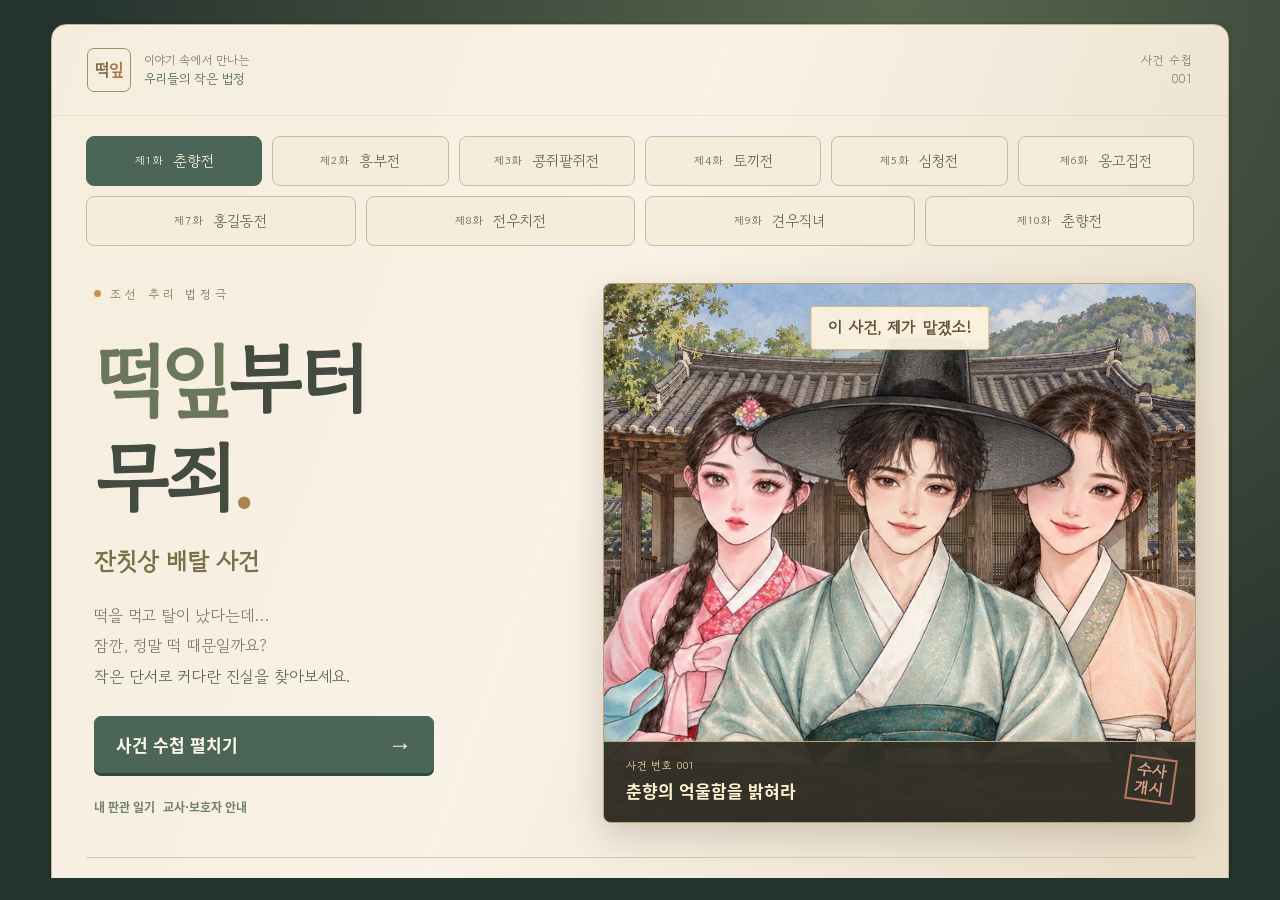
<file: index.html>
<!doctype html>
<html lang="ko">
<head>
  <meta charset="utf-8">
  <meta name="viewport" content="width=device-width,initial-scale=1,viewport-fit=cover">
  <meta name="theme-color" content="#34483f">
  <meta name="description" content="춘향전과 음식이 상하는 까닭을 엮은 어린이 법정 추리 게임. 증거를 모으고, 증언의 모순을 찾아 춘향의 누명을 풀어 주세요.">
  <title>떡잎부터 무죄 · 제1화 잔칫상 배탈 사건</title>
  <link rel="stylesheet" href="assets/game.css?v=20261112-protected">
  <link rel="stylesheet" href="assets/stages.css?v=20261112-protected">
  <script src="assets/series.js?v=20261112-protected" defer></script>
  <script src="episodes/ep01.js?v=20261112-protected" defer></script>
  <script src="assets/engine.js?v=20261112-protected" defer></script>
</head>
<body>
  <div id="app">
    <header class="top" id="top"></header>
    <main id="view" aria-live="polite"></main>
  </div>
  <div id="modal" hidden><section class="sheet" id="sheet" role="dialog" aria-modal="true" tabindex="-1"></section></div>
  <div id="fx" aria-hidden="true"></div>
  <p id="save-status" role="status" hidden></p>
  <noscript>이 게임을 실행하려면 브라우저의 자바스크립트를 켜 주세요.</noscript>
</body>
</html>
</file>
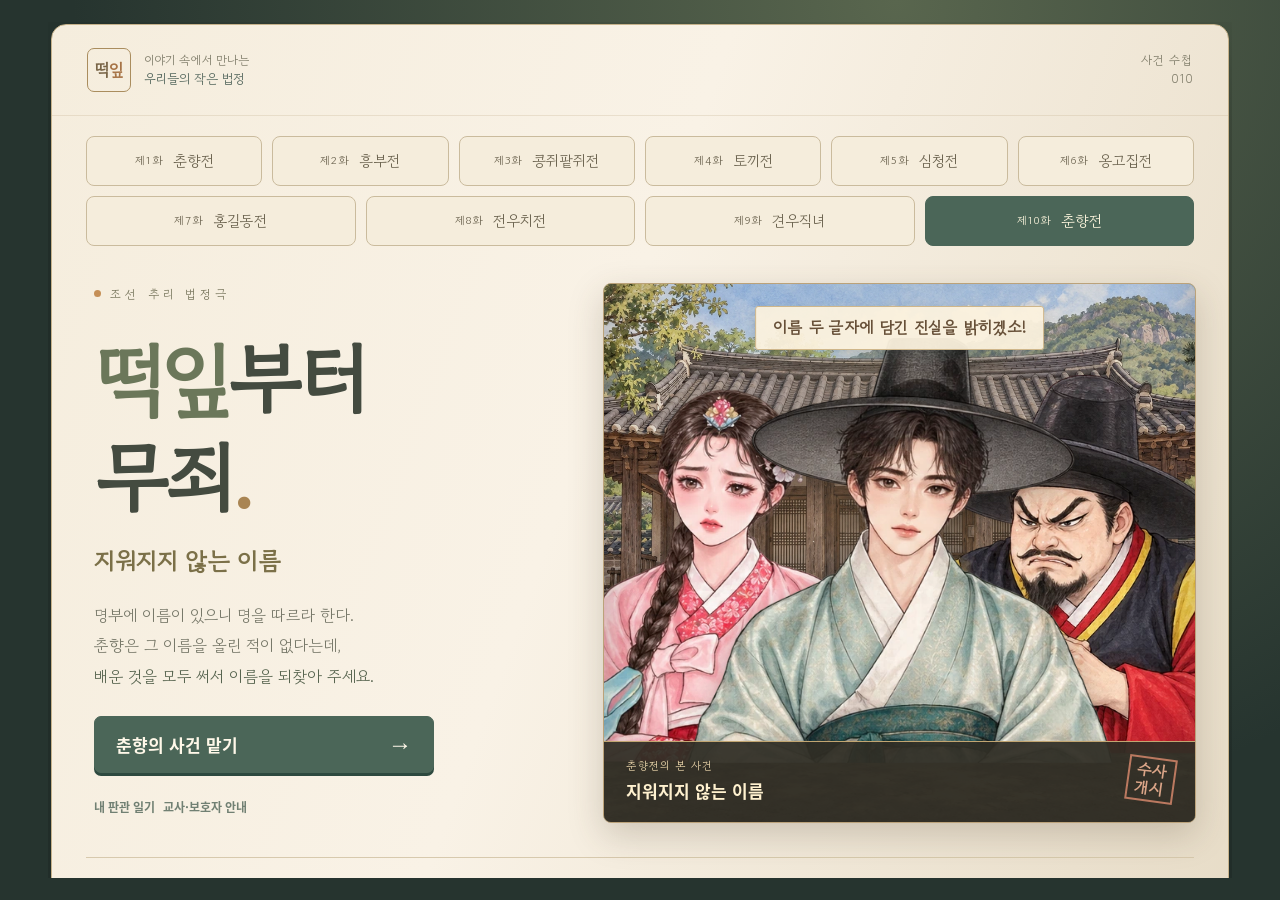
<file: episode10.html>
<!doctype html>
<html lang="ko">
<head>
  <meta charset="utf-8">
  <meta name="viewport" content="width=device-width,initial-scale=1,viewport-fit=cover">
  <meta name="theme-color" content="#34483f">
  <meta name="description" content="춘향전의 본 사건을 다루는 어린이 법정 추리 게임의 마지막 화. 번짐 실험과 길 셈으로 춘향의 이름을 되찾아 주세요.">
  <title>떡잎부터 무죄 · 제10화 지워지지 않는 이름</title>
  <link rel="stylesheet" href="assets/game.css?v=20261112-protected">
  <link rel="stylesheet" href="assets/stages.css?v=20261112-protected">
  <script src="assets/series.js?v=20261112-protected" defer></script>
  <script src="episodes/ep10.js?v=20261112-protected" defer></script>
  <script src="assets/engine.js?v=20261112-protected" defer></script>
</head>
<body>
  <div id="app">
    <header class="top" id="top"></header>
    <main id="view" aria-live="polite"></main>
  </div>
  <div id="modal" hidden><section class="sheet" id="sheet" role="dialog" aria-modal="true" tabindex="-1"></section></div>
  <div id="fx" aria-hidden="true"></div>
  <p id="save-status" role="status" hidden></p>
  <noscript>이 게임을 실행하려면 브라우저의 자바스크립트를 켜 주세요.</noscript>
</body>
</html>
</file>
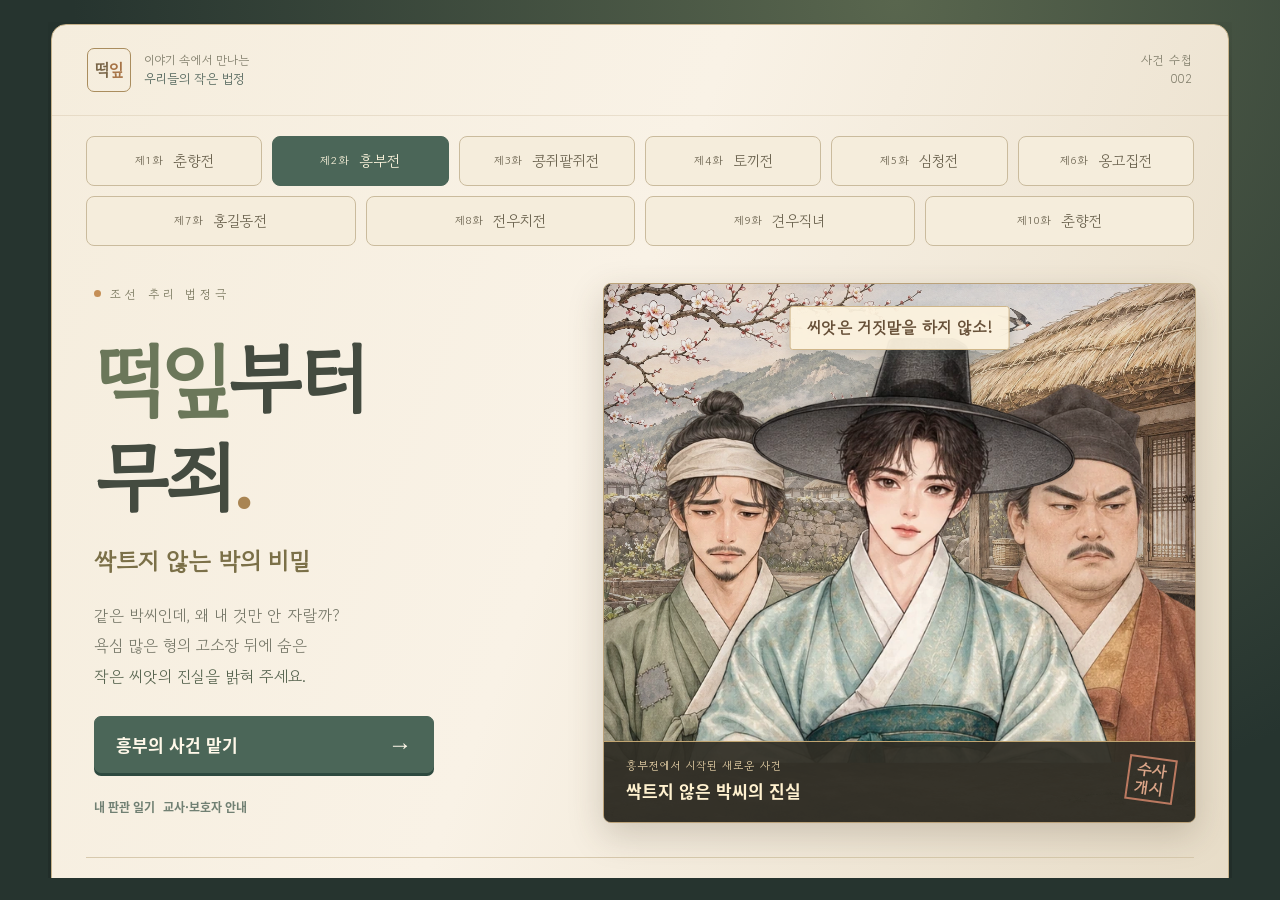
<file: episode2.html>
<!doctype html>
<html lang="ko">
<head>
  <meta charset="utf-8">
  <meta name="viewport" content="width=device-width,initial-scale=1,viewport-fit=cover">
  <meta name="theme-color" content="#34483f">
  <meta name="description" content="흥부전과 씨앗의 싹트는 조건을 엮은 어린이 법정 추리 게임. 증거를 모으고, 실험을 비교하고, 흥부의 누명을 풀어 주세요.">
  <title>떡잎부터 무죄 · 제2화 싹트지 않는 박의 비밀</title>
  <link rel="stylesheet" href="assets/game.css?v=20261112-protected">
  <link rel="stylesheet" href="assets/stages.css?v=20261112-protected">
  <script src="assets/series.js?v=20261112-protected" defer></script>
  <script src="episodes/ep02.js?v=20261112-protected" defer></script>
  <script src="assets/engine.js?v=20261112-protected" defer></script>
</head>
<body>
  <div id="app">
    <header class="top" id="top"></header>
    <main id="view" aria-live="polite"></main>
  </div>
  <div id="modal" hidden><section class="sheet" id="sheet" role="dialog" aria-modal="true" tabindex="-1"></section></div>
  <div id="fx" aria-hidden="true"></div>
  <p id="save-status" role="status" hidden></p>
  <noscript>이 게임을 실행하려면 브라우저의 자바스크립트를 켜 주세요.</noscript>
</body>
</html>
</file>
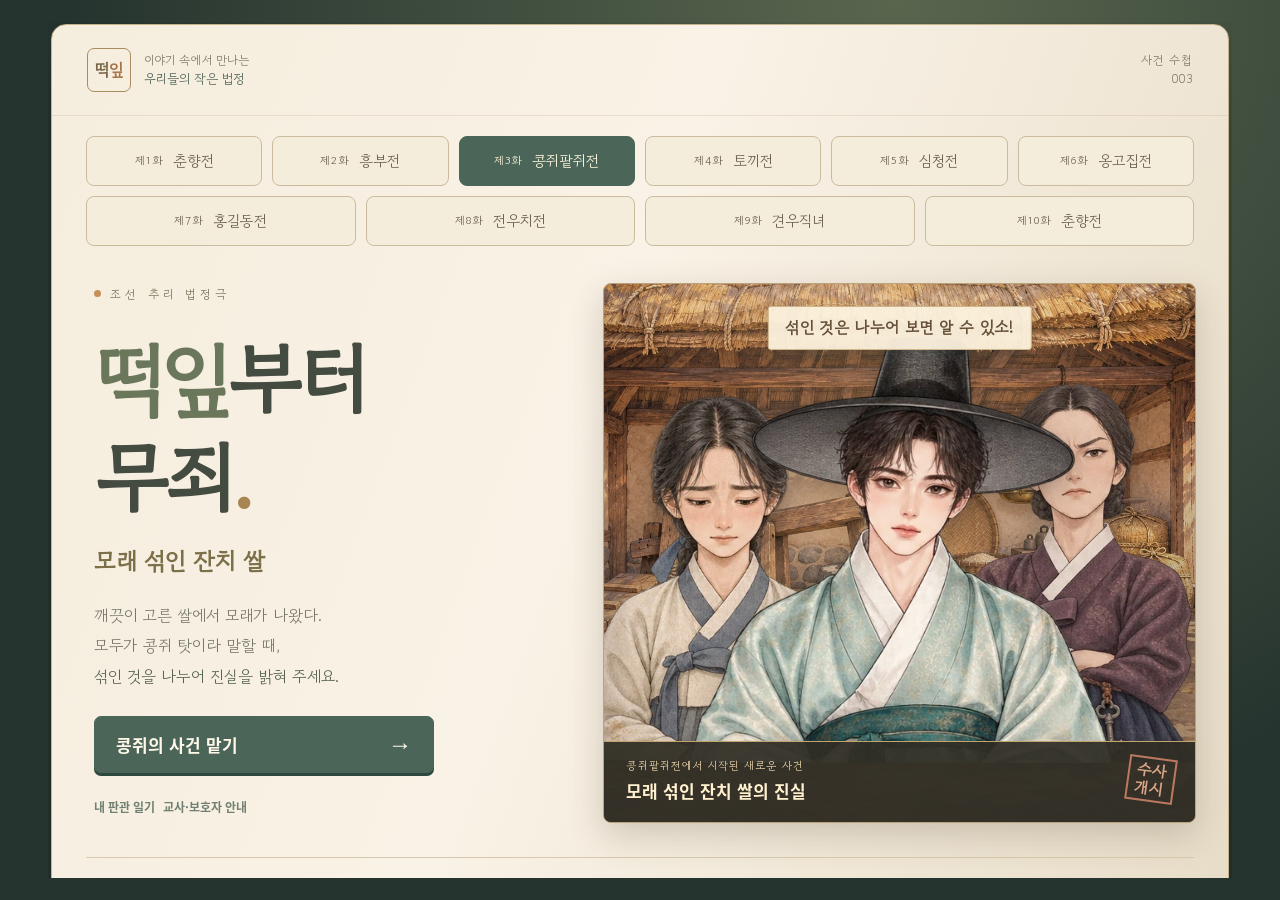
<file: episode3.html>
<!doctype html>
<html lang="ko">
<head>
  <meta charset="utf-8">
  <meta name="viewport" content="width=device-width,initial-scale=1,viewport-fit=cover">
  <meta name="theme-color" content="#34483f">
  <meta name="description" content="콩쥐팥쥐전과 혼합물의 분리를 엮은 어린이 법정 추리 게임. 섞인 것을 나누고, 무게를 견주어 콩쥐의 누명을 풀어 주세요.">
  <title>떡잎부터 무죄 · 제3화 모래 섞인 잔치 쌀</title>
  <link rel="stylesheet" href="assets/game.css?v=20261112-protected">
  <link rel="stylesheet" href="assets/stages.css?v=20261112-protected">
  <script src="assets/series.js?v=20261112-protected" defer></script>
  <script src="episodes/ep03.js?v=20261112-protected" defer></script>
  <script src="assets/engine.js?v=20261112-protected" defer></script>
</head>
<body>
  <div id="app">
    <header class="top" id="top"></header>
    <main id="view" aria-live="polite"></main>
  </div>
  <div id="modal" hidden><section class="sheet" id="sheet" role="dialog" aria-modal="true" tabindex="-1"></section></div>
  <div id="fx" aria-hidden="true"></div>
  <p id="save-status" role="status" hidden></p>
  <noscript>이 게임을 실행하려면 브라우저의 자바스크립트를 켜 주세요.</noscript>
</body>
</html>
</file>
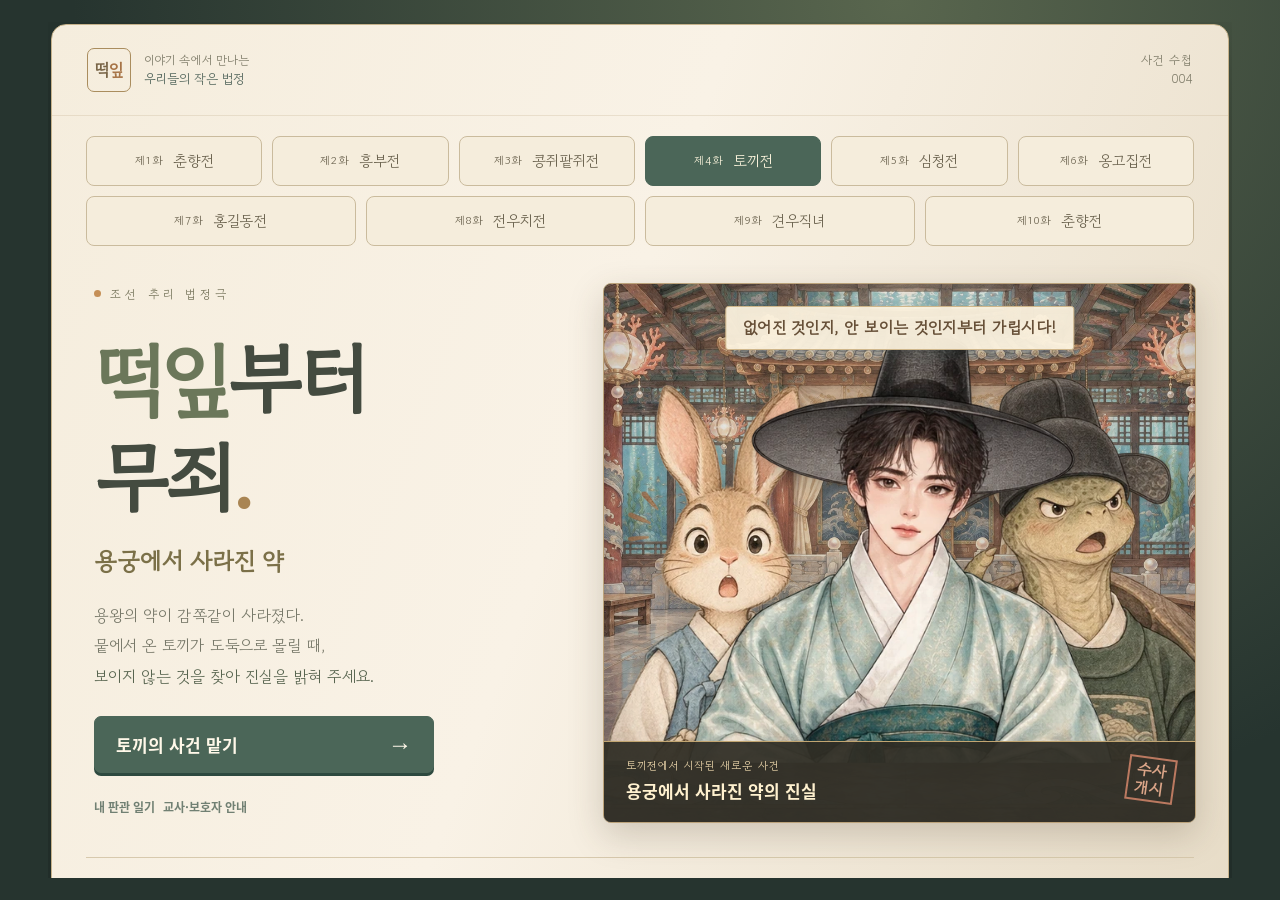
<file: episode4.html>
<!doctype html>
<html lang="ko">
<head>
  <meta charset="utf-8">
  <meta name="viewport" content="width=device-width,initial-scale=1,viewport-fit=cover">
  <meta name="theme-color" content="#34483f">
  <meta name="description" content="토끼전과 용해와 용액을 엮은 어린이 법정 추리 게임. 무게를 달고 진하기를 견주어 토끼의 누명을 풀어 주세요.">
  <title>떡잎부터 무죄 · 제4화 용궁에서 사라진 약</title>
  <link rel="stylesheet" href="assets/game.css?v=20261112-protected">
  <link rel="stylesheet" href="assets/stages.css?v=20261112-protected">
  <script src="assets/series.js?v=20261112-protected" defer></script>
  <script src="episodes/ep04.js?v=20261112-protected" defer></script>
  <script src="assets/engine.js?v=20261112-protected" defer></script>
</head>
<body>
  <div id="app">
    <header class="top" id="top"></header>
    <main id="view" aria-live="polite"></main>
  </div>
  <div id="modal" hidden><section class="sheet" id="sheet" role="dialog" aria-modal="true" tabindex="-1"></section></div>
  <div id="fx" aria-hidden="true"></div>
  <p id="save-status" role="status" hidden></p>
  <noscript>이 게임을 실행하려면 브라우저의 자바스크립트를 켜 주세요.</noscript>
</body>
</html>
</file>
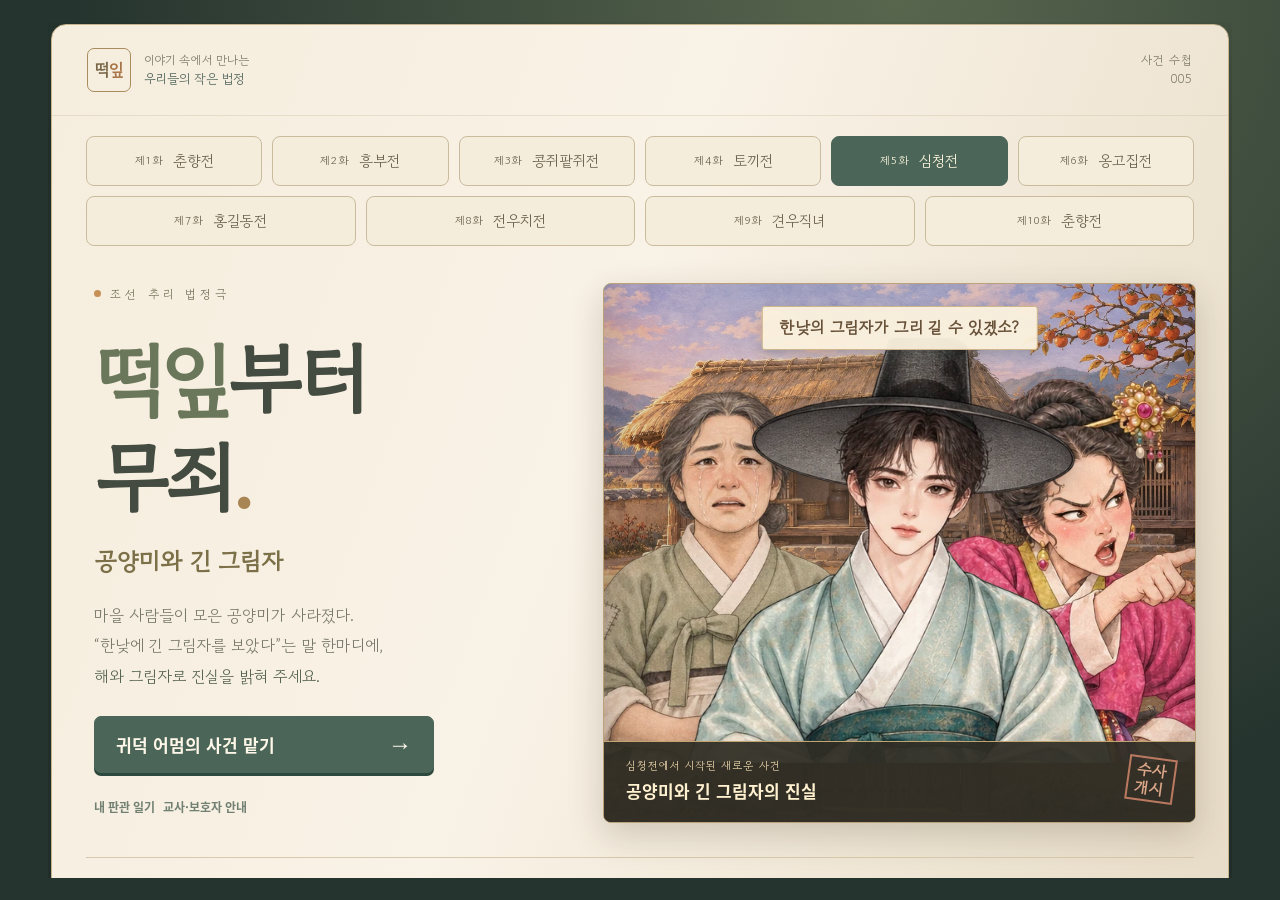
<file: episode5.html>
<!doctype html>
<html lang="ko">
<head>
  <meta charset="utf-8">
  <meta name="viewport" content="width=device-width,initial-scale=1,viewport-fit=cover">
  <meta name="theme-color" content="#34483f">
  <meta name="description" content="심청전과 그림자를 엮은 어린이 법정 추리 게임. 해와 그림자를 살펴 귀덕 어멈의 누명을 풀어 주세요.">
  <title>떡잎부터 무죄 · 제5화 공양미와 긴 그림자</title>
  <link rel="stylesheet" href="assets/game.css?v=20261112-protected">
  <link rel="stylesheet" href="assets/stages.css?v=20261112-protected">
  <script src="assets/series.js?v=20261112-protected" defer></script>
  <script src="episodes/ep05.js?v=20261112-protected" defer></script>
  <script src="assets/engine.js?v=20261112-protected" defer></script>
</head>
<body>
  <div id="app">
    <header class="top" id="top"></header>
    <main id="view" aria-live="polite"></main>
  </div>
  <div id="modal" hidden><section class="sheet" id="sheet" role="dialog" aria-modal="true" tabindex="-1"></section></div>
  <div id="fx" aria-hidden="true"></div>
  <p id="save-status" role="status" hidden></p>
  <noscript>이 게임을 실행하려면 브라우저의 자바스크립트를 켜 주세요.</noscript>
</body>
</html>
</file>
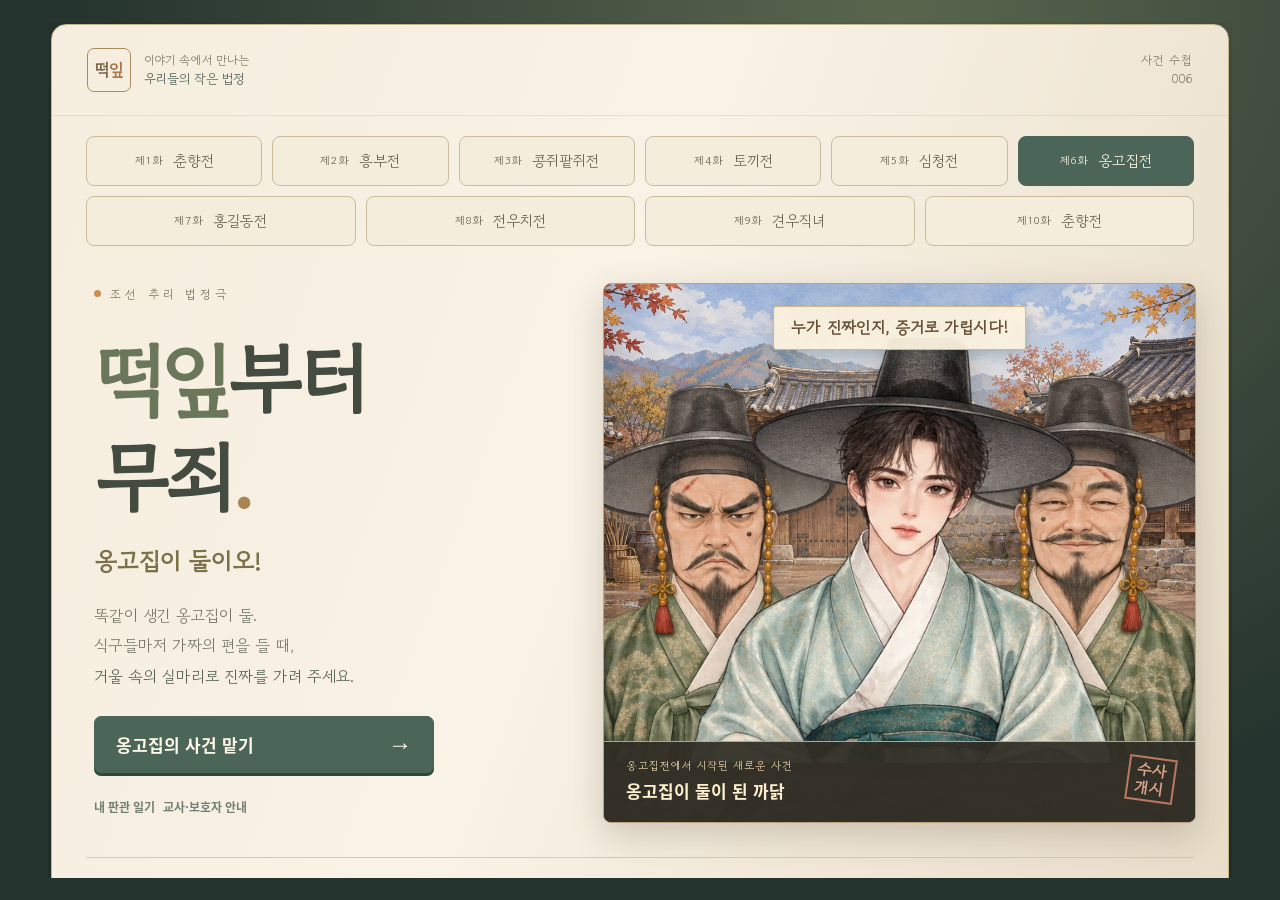
<file: episode6.html>
<!doctype html>
<html lang="ko">
<head>
  <meta charset="utf-8">
  <meta name="viewport" content="width=device-width,initial-scale=1,viewport-fit=cover">
  <meta name="theme-color" content="#34483f">
  <meta name="description" content="옹고집전과 거울을 엮은 어린이 법정 추리 게임. 거울 속의 실마리로 진짜 옹고집을 가려 주세요.">
  <title>떡잎부터 무죄 · 제6화 옹고집이 둘이오!</title>
  <link rel="stylesheet" href="assets/game.css?v=20261112-protected">
  <link rel="stylesheet" href="assets/stages.css?v=20261112-protected">
  <script src="assets/series.js?v=20261112-protected" defer></script>
  <script src="episodes/ep06.js?v=20261112-protected" defer></script>
  <script src="assets/engine.js?v=20261112-protected" defer></script>
</head>
<body>
  <div id="app">
    <header class="top" id="top"></header>
    <main id="view" aria-live="polite"></main>
  </div>
  <div id="modal" hidden><section class="sheet" id="sheet" role="dialog" aria-modal="true" tabindex="-1"></section></div>
  <div id="fx" aria-hidden="true"></div>
  <p id="save-status" role="status" hidden></p>
  <noscript>이 게임을 실행하려면 브라우저의 자바스크립트를 켜 주세요.</noscript>
</body>
</html>
</file>
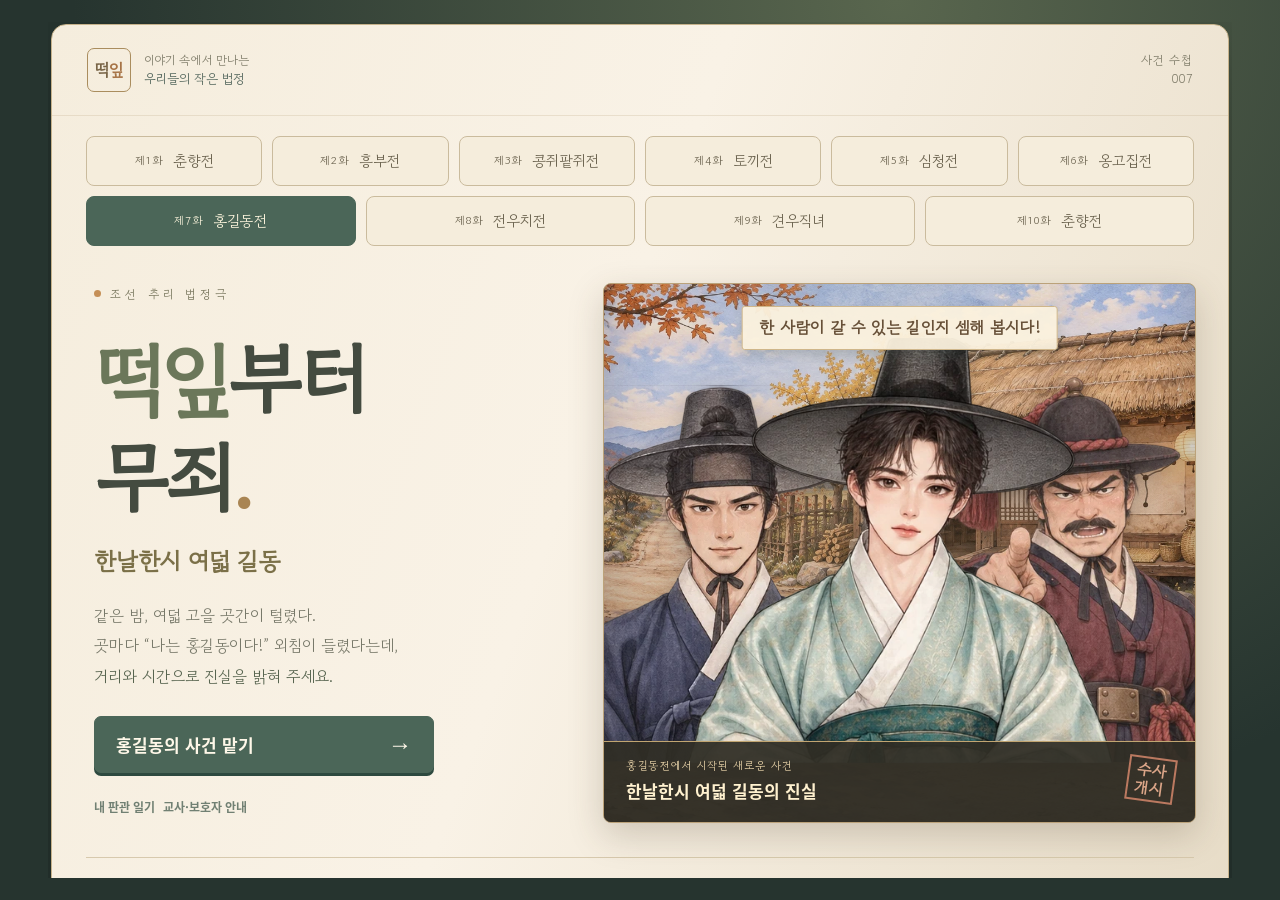
<file: episode7.html>
<!doctype html>
<html lang="ko">
<head>
  <meta charset="utf-8">
  <meta name="viewport" content="width=device-width,initial-scale=1,viewport-fit=cover">
  <meta name="theme-color" content="#34483f">
  <meta name="description" content="홍길동전과 속력을 엮은 어린이 법정 추리 게임. 거리와 시간을 셈해 홍길동의 누명을 풀어 주세요.">
  <title>떡잎부터 무죄 · 제7화 한날한시 여덟 길동</title>
  <link rel="stylesheet" href="assets/game.css?v=20261112-protected">
  <link rel="stylesheet" href="assets/stages.css?v=20261112-protected">
  <script src="assets/series.js?v=20261112-protected" defer></script>
  <script src="episodes/ep07.js?v=20261112-protected" defer></script>
  <script src="assets/engine.js?v=20261112-protected" defer></script>
</head>
<body>
  <div id="app">
    <header class="top" id="top"></header>
    <main id="view" aria-live="polite"></main>
  </div>
  <div id="modal" hidden><section class="sheet" id="sheet" role="dialog" aria-modal="true" tabindex="-1"></section></div>
  <div id="fx" aria-hidden="true"></div>
  <p id="save-status" role="status" hidden></p>
  <noscript>이 게임을 실행하려면 브라우저의 자바스크립트를 켜 주세요.</noscript>
</body>
</html>
</file>
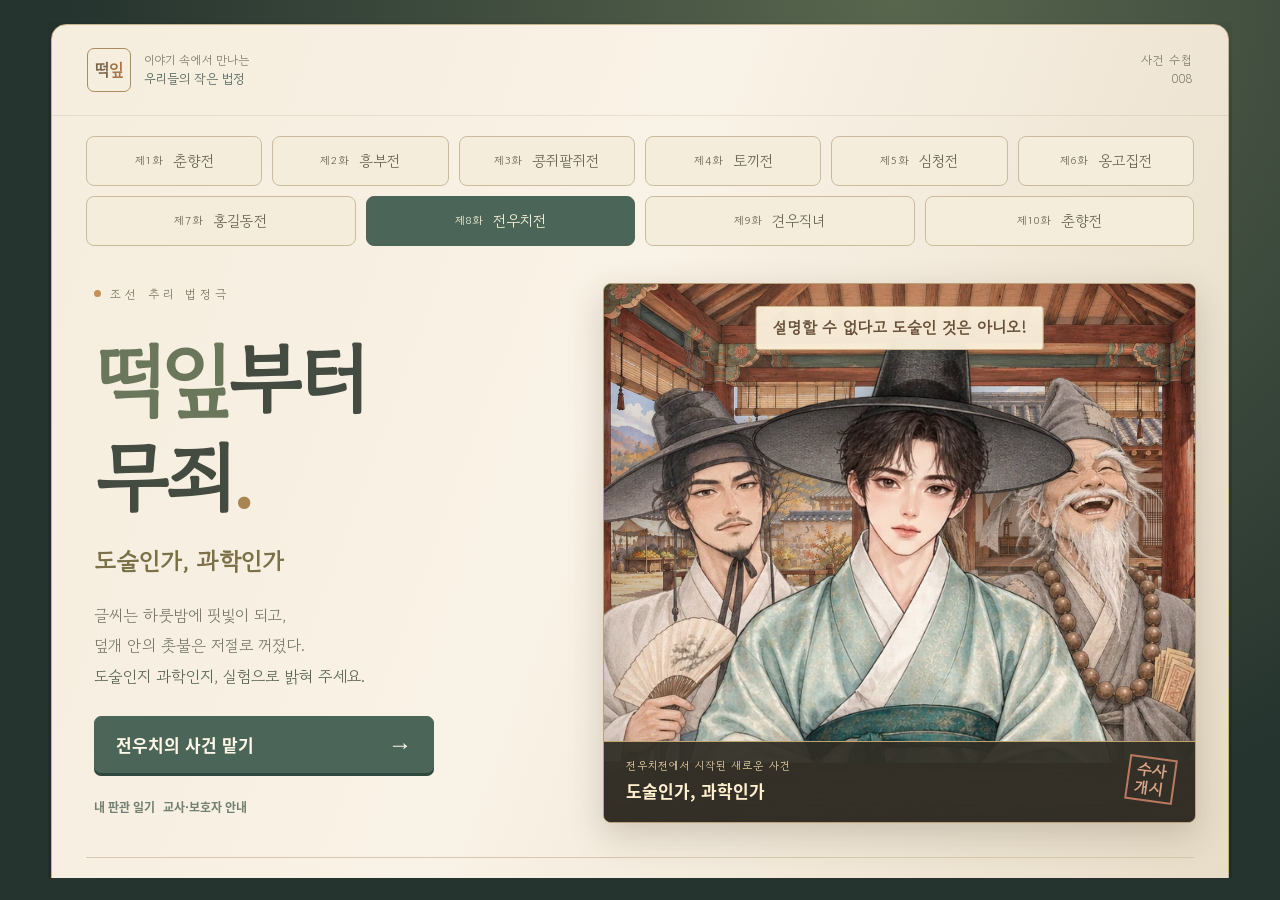
<file: episode8.html>
<!doctype html>
<html lang="ko">
<head>
  <meta charset="utf-8">
  <meta name="viewport" content="width=device-width,initial-scale=1,viewport-fit=cover">
  <meta name="theme-color" content="#34483f">
  <meta name="description" content="전우치전과 연소, 지시약을 엮은 어린이 법정 추리 게임. 도술처럼 보이는 일의 까닭을 실험으로 밝혀 주세요.">
  <title>떡잎부터 무죄 · 제8화 도술인가, 과학인가</title>
  <link rel="stylesheet" href="assets/game.css?v=20261112-protected">
  <link rel="stylesheet" href="assets/stages.css?v=20261112-protected">
  <script src="assets/series.js?v=20261112-protected" defer></script>
  <script src="episodes/ep08.js?v=20261112-protected" defer></script>
  <script src="assets/engine.js?v=20261112-protected" defer></script>
</head>
<body>
  <div id="app">
    <header class="top" id="top"></header>
    <main id="view" aria-live="polite"></main>
  </div>
  <div id="modal" hidden><section class="sheet" id="sheet" role="dialog" aria-modal="true" tabindex="-1"></section></div>
  <div id="fx" aria-hidden="true"></div>
  <p id="save-status" role="status" hidden></p>
  <noscript>이 게임을 실행하려면 브라우저의 자바스크립트를 켜 주세요.</noscript>
</body>
</html>
</file>
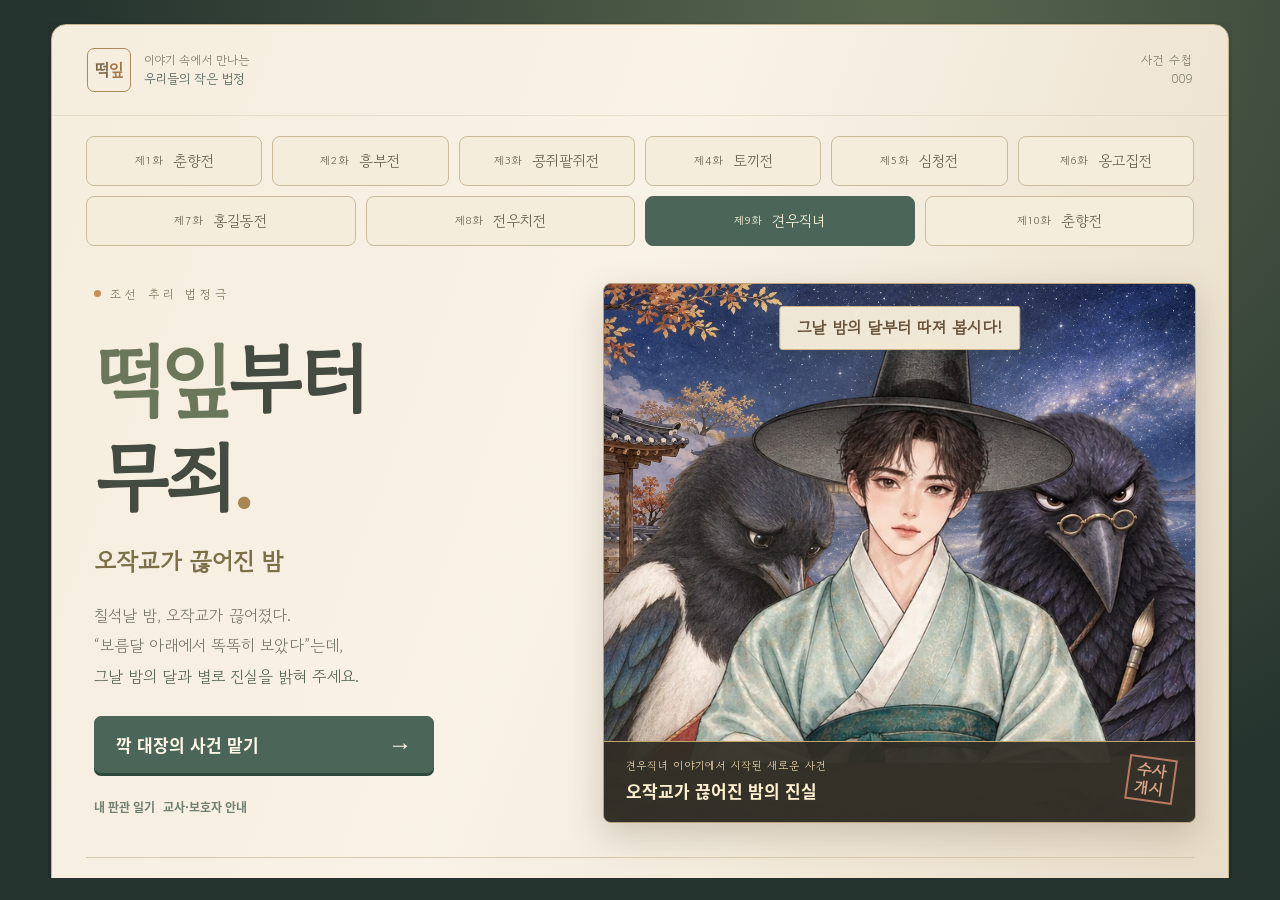
<file: episode9.html>
<!doctype html>
<html lang="ko">
<head>
  <meta charset="utf-8">
  <meta name="viewport" content="width=device-width,initial-scale=1,viewport-fit=cover">
  <meta name="theme-color" content="#34483f">
  <meta name="description" content="견우직녀 이야기와 달의 모양 변화를 엮은 어린이 법정 추리 게임. 그날 밤의 달과 별로 오작교가 끊어진 까닭을 밝혀 주세요.">
  <title>떡잎부터 무죄 · 제9화 오작교가 끊어진 밤</title>
  <link rel="stylesheet" href="assets/game.css?v=20261112-protected">
  <link rel="stylesheet" href="assets/stages.css?v=20261112-protected">
  <script src="assets/series.js?v=20261112-protected" defer></script>
  <script src="episodes/ep09.js?v=20261112-protected" defer></script>
  <script src="assets/engine.js?v=20261112-protected" defer></script>
</head>
<body>
  <div id="app">
    <header class="top" id="top"></header>
    <main id="view" aria-live="polite"></main>
  </div>
  <div id="modal" hidden><section class="sheet" id="sheet" role="dialog" aria-modal="true" tabindex="-1"></section></div>
  <div id="fx" aria-hidden="true"></div>
  <p id="save-status" role="status" hidden></p>
  <noscript>이 게임을 실행하려면 브라우저의 자바스크립트를 켜 주세요.</noscript>
</body>
</html>
</file>
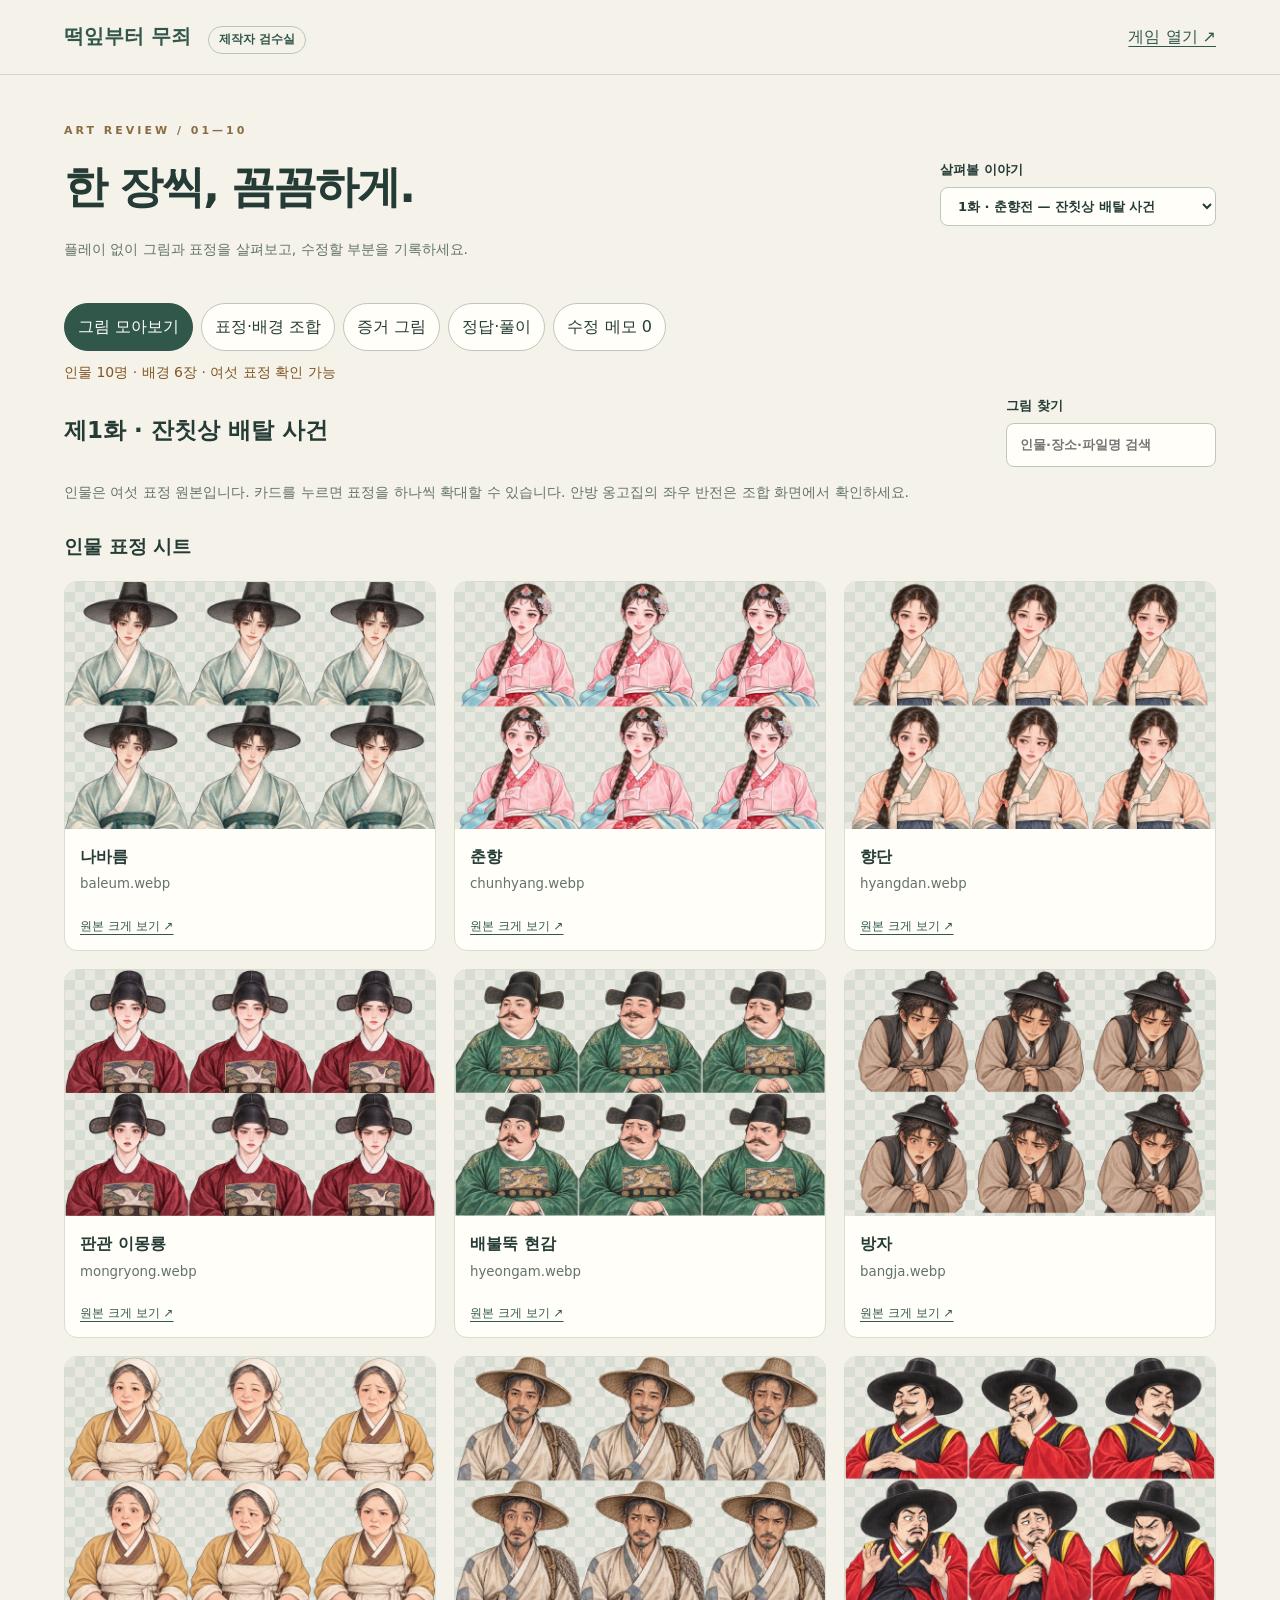
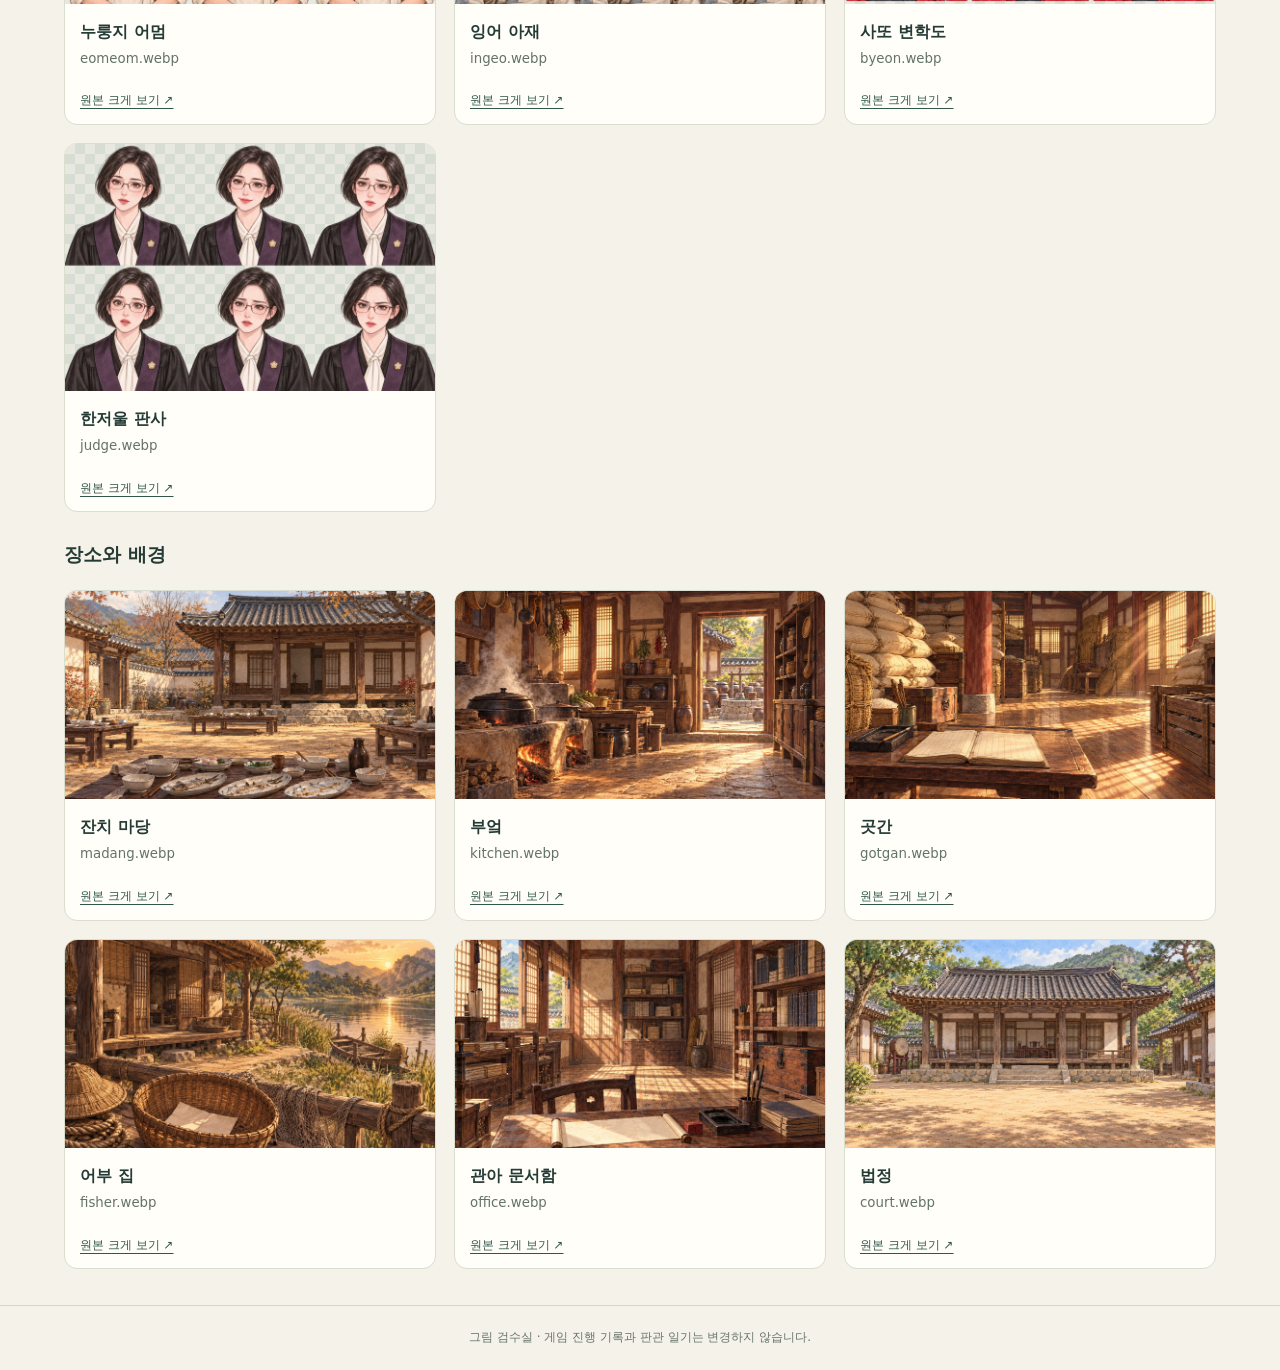
<file: review.html>
<!doctype html><html lang="ko"><head><meta charset="utf-8"><meta name="viewport" content="width=device-width,initial-scale=1"><meta name="robots" content="noindex,nofollow"><title>그림 검수실 · 떡잎부터 무죄</title><link rel="stylesheet" href="assets/review.css?v=20261112-2"></head><body>
<header><a class="brand" href="./">떡잎부터 무죄 <span>제작자 검수실</span></a><a href="./" target="_blank" rel="noopener">게임 열기 ↗</a></header>
<main><div class="intro"><div><p class="eyebrow">ART REVIEW / 01—10</p><h1>한 장씩, 꼼꼼하게.</h1><p>플레이 없이 그림과 표정을 살펴보고, 수정할 부분을 기록하세요.</p></div><label>살펴볼 이야기<select id="episode" aria-label="화 선택"></select></label></div>
<nav aria-label="검수 메뉴"><button data-tab="art" aria-pressed="true">그림 모아보기</button><button data-tab="scene" aria-pressed="false">표정·배경 조합</button><button data-tab="evidence" aria-pressed="false">증거 그림</button><button data-tab="answers" aria-pressed="false">정답·풀이</button><button data-tab="notes" aria-pressed="false">수정 메모 <span id="noteCount">0</span></button></nav>
<p id="status" role="status" aria-live="polite"></p>
<section id="art" class="panel"><div class="sectiontop"><h2 id="artTitle">그림을 불러오는 중입니다</h2><label>그림 찾기<input id="search" type="search" placeholder="인물·장소·파일명 검색"></label></div><p class="muted">인물은 여섯 표정 원본입니다. 카드를 누르면 표정을 하나씩 확대할 수 있습니다. 안방 옹고집의 좌우 반전은 조합 화면에서 확인하세요.</p><h3>인물 표정 시트</h3><div id="characters" class="cards"></div><h3>장소와 배경</h3><div id="backgrounds" class="cards backgrounds"></div></section>
<section id="scene" class="panel" hidden><div class="sectiontop"><div><h2>표정·배경 조합</h2><p class="muted">게임과 같은 3×2 표정 분할·좌우 반전 규칙을 사용합니다. 실제 대화창의 스크린샷은 아닙니다.</p></div><button id="png">조합 그림 PNG 저장</button></div><div class="workbench"><div class="canvas-area"><div id="stage"><img id="backdrop" alt="선택한 배경"><div id="portrait"></div><span id="sceneLabel"></span></div><div id="moods" class="moods"></div><p id="fileinfo" class="fileinfo"></p></div><aside><label>인물<select id="character"></select></label><label>배경<select id="background"></select></label><label>인물 크기 <input id="scale" type="range" min="35" max="100" value="85"></label><label>배경 표시<select id="surface"><option value="scene">장소 배경</option><option value="check">투명 체크무늬</option><option value="white">흰색</option><option value="dark">어두운색</option></select></label><p id="flipnote" class="muted"></p><div class="links"><a id="original" target="_blank" rel="noopener">인물 원본 ↗</a><a id="bgOriginal" target="_blank" rel="noopener">배경 원본 ↗</a></div><label>이 그림의 수정 메모<textarea id="memo" rows="4" placeholder="예: 아래 가운데 표정에서 모자 끝이 잘립니다."></textarea></label><button id="saveNote" class="primary">메모 목록에 추가</button><button id="copyRef">현재 그림 정보 복사</button><p class="muted">메모는 이 브라우저에만 저장됩니다. 아래 목록에서 텍스트로 내보낼 수 있습니다.</p></aside></div></section>
<section id="evidence" class="panel" hidden><h2>증거 그림과 기록</h2><p class="muted">게임의 증거 표시 함수를 그대로 읽어 보여줍니다. 그림을 눌러 조사하는 기능은 이 화면에서 실행되지 않습니다.</p><div id="evidenceCards" class="evidencecards"></div></section>
<section id="answers" class="panel" hidden><h2>교사용 정답·풀이</h2>
<form id="answerGate" class="answer-gate"><h3>교사용 비밀번호를 입력해 주세요</h3><p>정답과 해설은 암호화되어 있습니다. 그림 검수는 비밀번호 없이 사용할 수 있습니다.</p><label for="teacherPassword">교사용 비밀번호</label><div class="unlock-row"><input id="teacherPassword" type="password" autocomplete="off" required aria-describedby="unlockStatus"><button id="unlockAnswers" type="submit" class="primary">정답 열기</button></div><p id="unlockStatus" role="status" aria-live="polite"></p></form>
<div id="answerContent" hidden><div class="sectiontop"><p class="muted">정답을 연 상태입니다. 사용 후 다시 잠가 주세요. 새로고침하면 자동으로 잠깁니다.</p><button id="lockAnswers">다시 잠그기</button></div><div id="solutions"></div><details id="guideDetails"><summary>교사·보호자 안내 전체</summary><div id="guide"></div></details><button id="downloadAnswers">이 화의 정답 TXT 저장</button></div></section>
<section id="notes" class="panel" hidden><div class="sectiontop"><div><h2>수정할 그림 메모</h2><p class="muted">모든 화의 메모가 함께 모입니다. 복사해서 대화창에 붙여 주세요.</p></div><div class="links"><button id="copyNotes">전체 메모 복사</button><button id="downloadNotes">TXT 저장</button></div></div><div id="noteList"></div></section>
</main><footer>그림 검수실 · 게임 진행 기록과 판관 일기는 변경하지 않습니다.</footer><script src="assets/series.js?v=20261112-art10"></script><script src="assets/review.js?v=20261112-2"></script></body></html>
</file>
<file: assets/game.css>
/* 지방 관아 마당에서 진행하는 수채화풍 법정 이야기 */
:root{
  --hanji:#f3ead6; --hanji-2:#eadfc4; --paper:#fcf8ee; --ink:#2b231d; --ink-soft:#6a5a49; --rule:#cdb990;
  --wood:#5a3a20; --wood-2:#8a5f38;
  --jeok:#b8372c; --cheong:#1f5a78; --hwang:#d29c22; --nok:#3e7448; --baek:#f4efe2;
  --f-display:'Jua','Gowun Dodum','Apple SD Gothic Neo','Malgun Gothic',sans-serif;
  --f-body:'Gowun Dodum','Apple SD Gothic Neo','Malgun Gothic','Noto Sans KR',sans-serif;
  --f-brush:'Jua',cursive;
  color-scheme: light;
}
*{box-sizing:border-box}
[hidden]{display:none!important}
html,body{height:100%}
body{margin:0;background:var(--hanji);color:var(--ink);font-family:var(--f-body);font-size:16px;line-height:1.6;
  background-image:radial-gradient(circle at 20% 30%,rgba(150,120,70,.07) 0 1.5px,transparent 2.5px),radial-gradient(circle at 70% 60%,rgba(150,120,70,.05) 0 1px,transparent 2px);
  background-size:37px 41px,23px 29px;}
button{font-family:inherit;font-size:inherit;color:inherit}
:focus-visible{outline:3px solid var(--cheong);outline-offset:2px}
#app{height:100%;max-width:980px;margin:0 auto;padding-inline:16px;padding-block:10px;display:flex;flex-direction:column;gap:10px}
.top{display:flex;align-items:center;gap:8px;flex-wrap:wrap}
.top .logo{font-family:var(--f-display);font-size:22px;margin-right:auto;letter-spacing:.02em}
.top .logo em{font-style:normal;color:var(--nok)}
.coins{display:flex;gap:4px;align-items:center;padding:6px 10px;border:1.5px solid var(--rule);border-radius:999px;background:var(--paper)}
.coin{width:18px;height:18px;border-radius:50%;background:radial-gradient(circle at 35% 35%,#e9c35a,#b8861a);border:1.5px solid #7a5810;position:relative}
.coin::after{content:"";position:absolute;inset:5px;background:var(--paper);border:1px solid #7a5810}
.coin.off{background:transparent;border-color:var(--rule);opacity:.5}
.coin.off::after{display:none}

.seal{font-family:var(--f-display);font-size:17px;min-height:46px;padding:8px 16px;border-radius:8px;border:2px solid var(--jeok);background:var(--paper);color:var(--jeok);cursor:pointer;box-shadow:0 3px 0 rgba(120,30,20,.25);transition:transform .08s,box-shadow .08s}
.seal:hover{background:#fbeee8}
.seal:active{transform:translateY(2px);box-shadow:0 1px 0 rgba(120,30,20,.25)}
.seal.fill{background:var(--jeok);color:var(--paper)}
.seal.fill:hover{background:#a02f25}
.seal.blue{border-color:var(--cheong);color:var(--cheong);box-shadow:0 3px 0 rgba(20,60,90,.22)}
.seal.blue:hover{background:#e9f1f4}
.seal.blue.fill{background:var(--cheong);color:var(--paper)}
.seal:disabled{opacity:.4;cursor:not-allowed;transform:none}
.seal.sm{min-height:42px;padding:6px 12px;font-size:15px}
#view{flex:1;min-height:0;overflow:auto;display:flex;flex-direction:column;gap:12px;padding-bottom:8px}

.scene{position:relative;flex:0 0 auto;height:clamp(220px,44vh,380px);border:4px solid var(--wood);border-radius:8px;overflow:hidden;background:var(--hanji-2);box-shadow:inset 0 0 0 2px var(--hwang),0 4px 0 rgba(60,40,20,.18)}
.scene svg.bd{position:absolute;inset:0;width:100%;height:100%}
.scene .por{position:absolute;bottom:-2px;left:50%;transform:translateX(-50%);height:96%;max-width:80%;filter:drop-shadow(0 4px 0 rgba(40,25,10,.25))}
.scene .por svg{height:100%;width:auto;display:block}
.scene.shake{animation:shake .45s}
@keyframes shake{20%{transform:translateX(-7px)}40%{transform:translateX(7px)}60%{transform:translateX(-4px)}80%{transform:translateX(3px)}}
.tagline{position:absolute;top:10px;left:10px;font-family:var(--f-display);font-size:15px;padding:3px 10px;background:var(--paper);border:2px solid var(--wood);border-radius:6px}

.dlg{position:relative;border:2.5px solid var(--ink);border-radius:8px;background:var(--paper);padding:26px 18px 30px;min-height:118px;cursor:pointer;overflow:visible}
.dlg::before,.stmt::before,.board::before{content:"";position:absolute;left:0;right:0;top:0;height:7px;border-radius:5px 5px 0 0;
  background:repeating-linear-gradient(90deg,var(--jeok) 0 22px,var(--hwang) 22px 44px,var(--cheong) 44px 66px,var(--nok) 66px 88px,var(--baek) 88px 110px)}
.nm{position:absolute;top:-17px;left:14px;z-index:1;background:var(--wood);color:#fff7e4;font-family:var(--f-display);font-size:18px;padding:2px 14px;border-radius:6px;border:2px solid var(--hwang);letter-spacing:.03em}
.nm.blue{background:var(--cheong)}
.dlg .tx{font-size:19px;text-wrap:pretty;line-height:1.65}
.dlg .tx.narr{color:var(--ink-soft)}
.dlg .more{position:absolute;right:14px;bottom:8px;font-size:14px;color:var(--jeok);font-family:var(--f-display)}
.row{display:flex;gap:8px;flex-wrap:wrap;align-items:center}
.row.end{justify-content:flex-end}
.muted{color:var(--ink-soft);font-size:15px}

.stmt{position:relative;border:2.5px solid var(--cheong);border-radius:8px;background:var(--paper);padding:26px 18px 16px}
.stmt .tx{font-size:20px;font-family:var(--f-display);line-height:1.5}
.stmt.reply{border-color:var(--ink)}
.stmt .nm{background:var(--cheong)}
.stmt.reply .nm{background:var(--wood)}
.chips{display:flex;gap:8px;flex-wrap:wrap}
.chip{width:48px;height:48px;border-radius:50%;border:2.5px solid var(--cheong);background:var(--paper);color:var(--cheong);font-family:var(--f-display);font-size:19px;cursor:pointer}
.chip.on{background:var(--cheong);color:var(--paper)}
.chip.pick{background:var(--hwang);border-color:#7a5810;color:var(--ink)}
.cards{display:grid;gap:8px}
.qcard{text-align:left;padding:12px 16px;border:2px dashed var(--cheong);border-radius:8px;background:var(--paper);cursor:pointer;min-height:46px;font-size:17px}
.qcard::before{content:"묻기 ";font-family:var(--f-display);color:var(--cheong)}
.qcard:hover{background:#eef4f6}

.board{position:relative;border:2.5px solid var(--ink);border-radius:8px;background:var(--paper);padding:24px 18px 18px}
.board h2{font-family:var(--f-display);font-weight:400;font-size:26px;margin:0 0 2px;text-wrap:balance}
.places{display:grid;grid-template-columns:repeat(auto-fit,minmax(160px,1fr));gap:12px;margin-top:14px}
.place{border:2.5px solid var(--wood);border-radius:8px;background:var(--hanji);cursor:pointer;padding:10px 12px 12px;text-align:left;display:flex;flex-direction:column;gap:6px;box-shadow:0 3px 0 rgba(60,40,20,.18)}
.place svg{width:100%;height:auto;display:block;border-radius:6px;background:#efe3c6}
.place b{font-family:var(--f-display);font-weight:400;font-size:20px}
.place small{font-size:14px;color:var(--ink-soft)}
.place.done{background:#e8efdf;border-color:var(--nok)}
.place.done small{color:var(--nok);font-weight:700}

table.seat{border-collapse:collapse;width:100%;font-size:16px;min-width:440px;background:var(--paper)}
table.seat th,table.seat td{border:1.5px solid var(--rule);padding:8px;text-align:center}
table.seat th{background:var(--hanji-2);font-family:var(--f-display);font-weight:400}
table.seat td.sick{color:var(--jeok);font-family:var(--f-display)}
.tw{overflow-x:auto}

.evlist{display:grid;gap:8px}
.ev{display:flex;gap:12px;align-items:flex-start;text-align:left;padding:10px;border:2px solid var(--rule);border-radius:8px;background:var(--paper);cursor:pointer;min-height:46px}
.ev:hover{border-color:var(--cheong)}
.ev .ic{flex:0 0 52px;height:52px}
.ev .ic svg{width:52px;height:52px;display:block}
.ev div{min-width:0}
.ev b{font-family:var(--f-display);font-weight:400;font-size:18px}

#modal{position:fixed;inset:0;background:rgba(43,35,29,.5);display:flex;align-items:center;justify-content:center;padding:16px;z-index:20}
#modal .sheet{position:relative;background:var(--paper);border:2.5px solid var(--ink);border-radius:10px;max-width:580px;width:100%;max-height:88vh;overflow:auto;padding:24px 18px 18px;display:flex;flex-direction:column;gap:12px}
#modal .sheet::before{content:"";position:absolute;left:0;right:0;top:0;height:7px;background:repeating-linear-gradient(90deg,var(--jeok) 0 22px,var(--hwang) 22px 44px,var(--cheong) 44px 66px,var(--nok) 66px 88px,var(--baek) 88px 110px)}
#modal h3{margin:0;font-family:var(--f-display);font-weight:400;font-size:23px}
.who{display:flex;gap:12px;align-items:flex-start}
.who .mini{flex:0 0 76px;height:88px;border:2px solid var(--wood);border-radius:8px;background:#e7dcc0;overflow:hidden;display:flex;justify-content:center;align-items:flex-end}
.who .mini svg{height:100%;width:auto}
.who .wn{font-family:var(--f-display);font-size:17px}
.who p{margin:2px 0 0}
.gl{border-left:5px solid var(--hwang);padding:6px 12px;background:#fbf1d8;border-radius:0 6px 6px 0;margin:6px 0}
.gl b{font-family:var(--f-display);font-weight:400;font-size:19px}

#fx{position:fixed;inset:0;pointer-events:none;z-index:30;display:flex;align-items:center;justify-content:center;overflow:hidden}
.shout{font-family:var(--f-brush);font-size:clamp(52px,12vw,108px);color:var(--jeok);background:var(--paper);border-top:5px solid var(--ink);border-bottom:5px solid var(--ink);width:100%;text-align:center;padding:4px 10px;transform:rotate(-3deg);animation:pop 1.2s ease-out forwards;line-height:1.15;box-shadow:0 10px 0 rgba(43,35,29,.15)}
@keyframes pop{0%{transform:rotate(-3deg) scale(1.6);opacity:0}15%{transform:rotate(-3deg) scale(1);opacity:1}80%{opacity:1}100%{opacity:0}}
.tiger{position:absolute;top:30%;left:0;width:100%;height:40%;animation:sweep 1.1s ease-in-out forwards}
.tiger svg{width:100%;height:100%;display:block}
@keyframes sweep{0%{transform:translateX(-100%)}30%{transform:translateX(0)}75%{transform:translateX(0);opacity:1}100%{transform:translateX(100%);opacity:0}}
@media (prefers-reduced-motion:reduce){.shout,.tiger,.scene.shake{animation:none}}

.hero{position:relative;width:100%;height:clamp(230px,42vh,380px);border:4px solid var(--wood);border-radius:10px;overflow:hidden;box-shadow:inset 0 0 0 2px var(--hwang),0 5px 0 rgba(60,40,20,.2)}
.hero svg.bd{position:absolute;inset:0;width:100%;height:100%}
.hero .p{position:absolute;bottom:-2px;filter:drop-shadow(0 4px 0 rgba(40,25,10,.25))}
.hero .p svg{height:100%;width:auto;display:block}
.hero .p1{left:2%;height:78%}
.hero .p2{left:50%;transform:translateX(-50%);height:96%}
.hero .p3{right:2%;height:78%}
.titlewrap{display:flex;flex-direction:column;align-items:center;gap:10px;text-align:center;padding-block:6px 16px}
.titlewrap h1{font-family:var(--f-display);font-weight:400;font-size:clamp(46px,10vw,84px);margin:4px 0 0;line-height:1;letter-spacing:.04em;text-shadow:3px 3px 0 var(--hanji-2)}
.titlewrap h1 em{font-style:normal;color:var(--nok)}
.titlewrap .ep{font-family:var(--f-display);font-size:20px;color:var(--wood)}
.titlewrap .note{font-size:15px;color:var(--ink-soft)}
.stamp{display:inline-block;font-family:var(--f-display);color:var(--jeok);border:3px solid var(--jeok);padding:2px 12px;border-radius:6px;transform:rotate(-6deg);font-size:19px;background:rgba(255,255,255,.4)}
.titlewrap .row{justify-content:center}

.scale{display:grid;grid-template-columns:repeat(3,minmax(0,1fr));gap:10px;margin-top:6px}
.beam{height:8px;background:var(--wood);border-radius:4px;margin:12px 5% 0;box-shadow:0 2px 0 rgba(0,0,0,.15)}
.pan{display:flex;flex-direction:column;align-items:center;gap:0;min-width:0}
.pan .str{width:3px;background:var(--wood);transition:height .4s}
.pan .dish{width:100%;min-height:150px;border:2.5px solid var(--wood);border-radius:10px 10px 70px 70px;background:var(--hanji);padding:8px 6px 22px;display:flex;flex-direction:column;align-items:center;gap:4px;cursor:pointer}
.pan .dish.target{background:#fbf1d8;border-color:var(--hwang);border-style:dashed}
.pan .face{width:56px;height:64px;overflow:hidden;border-radius:6px;background:#e7dcc0}
.pan .face svg{width:100%;height:100%}
.pan .pn{font-family:var(--f-display);font-size:17px;text-align:center}
.tok{font-size:14px;padding:5px 8px;border-radius:6px;background:var(--cheong);color:var(--paper);border:none;cursor:pointer;min-height:34px;text-align:left;width:100%}
.pool{display:flex;flex-wrap:wrap;gap:8px}
.pool .tok{font-size:16px;padding:8px 12px;min-height:46px;width:auto;font-family:var(--f-display)}
.pool .tok.sel{background:var(--hwang);color:var(--ink);outline:3px solid #7a5810}

.verdicts{display:grid;grid-template-columns:repeat(auto-fit,minmax(250px,1fr));gap:12px}
.vcard{border:2.5px solid var(--wood);border-radius:8px;background:var(--hanji);padding:14px}
.vcard h3{margin:0 0 8px;font-family:var(--f-display);font-weight:400;font-size:20px}
.vcard.modern{border-color:var(--cheong);background:#eef3f4}
.big{font-family:var(--f-display);font-size:clamp(32px,7vw,48px);text-align:center;margin:4px 0}
.opt{display:flex;gap:10px;align-items:flex-start;padding:12px 14px;border:2px solid var(--rule);border-radius:8px;cursor:pointer;background:var(--paper);text-align:left;font-size:17px}
.opt.on{border-color:var(--jeok);background:#f8e6e2}
textarea{width:100%;min-height:76px;font-family:inherit;font-size:17px;padding:10px 12px;border:2px solid var(--rule);border-radius:8px;background:var(--paper);color:var(--ink)}
label{font-family:var(--f-display);font-size:17px}
.hotspots{display:grid;grid-template-columns:repeat(2,minmax(0,1fr));gap:8px}
svg .hot{cursor:pointer}
svg .hot:hover .area{fill:#fbf1d8}
.mapwrap svg{width:100%;height:auto;display:block;border:2px solid var(--wood);border-radius:8px;background:var(--hanji)}
@media (max-width:520px){.dlg .tx{font-size:17px}.stmt .tx{font-size:18px}.top .logo{font-size:19px}.board h2{font-size:22px}}

@font-face{font-family:'Jua';font-style:normal;font-weight:400;font-display:swap;src:url(fonts/jua.woff) format('woff')}
/* Copyright 2018 The Jua Project Authors

This Font Software is licensed under the SIL Open Font License, Version 1.1.
This license is copied below, and is also available with a FAQ at:
http://scripts.sil.org/OFL


-----------------------------------------------------------
SIL OPEN FONT LICENSE Version 1.1 - 26 February 2007
-----------------------------------------------------------

PREAMBLE
The goals of the Open Font License (OFL) are to stimulate worldwide
development of collaborative font projects, to support the font creation
efforts of academic and linguistic communities, and to provide a free and
open framework in which fonts may be shared and improved in partnership
with others.

The OFL allows the licensed fonts to be used, studied, modified and
redistributed freely as long as they are not sold by themselves. The
fonts, including any derivative works, can be bundled, embedded, 
redistributed and/or sold with any software provided that any reserved
names are not used by derivative works. The fonts and derivatives,
however, cannot be released under any other type of license. The
requirement for fonts to remain under this license does not apply
to any document created using the fonts or their derivatives.

DEFINITIONS
"Font Software" refers to the set of files released by the Copyright
Holder(s) under this license and clearly marked as such. This may
include source files, build scripts and documentation.

"Reserved Font Name" refers to any names specified as such after the
copyright statement(s).

"Original Version" refers to the collection of Font Software components as
distributed by the Copyright Holder(s).

"Modified Version" refers to any derivative made by adding to, deleting,
or substituting -- in part or in whole -- any of the components of the
Original Version, by changing formats or by porting the Font Software to a
new environment.

"Author" refers to any designer, engineer, programmer, technical
writer or other person who contributed to the Font Software.

PERMISSION & CONDITIONS
Permission is hereby granted, free of charge, to any person obtaining
a copy of the Font Software, to use, study, copy, merge, embed, modify,
redistribute, and sell modified and unmodified copies of the Font
Software, subject to the following conditions:

1) Neither the Font Software nor any of its individual components,
in Original or Modified Versions, may be sold by itself.

2) Original or Modified Versions of the Font Software may be bundled,
redistributed and/or sold with any software, provided that each copy
contains the above copyright notice and this license. These can be
included either as stand-alone text files, human-readable headers or
in the appropriate machine-readable metadata fields within text or
binary files as long as those fields can be easily viewed by the user.

3) No Modified Version of the Font Software may use the Reserved Font
Name(s) unless explicit written permission is granted by the corresponding
Copyright Holder. This restriction only applies to the primary font name as
presented to the users.

4) The name(s) of the Copyright Holder(s) or the Author(s) of the Font
Software shall not be used to promote, endorse or advertise any
Modified Version, except to acknowledge the contribution(s) of the
Copyright Holder(s) and the Author(s) or with their explicit written
permission.

5) The Font Software, modified or unmodified, in part or in whole,
must be distributed entirely under this license, and must not be
distributed under any other license. The requirement for fonts to
remain under this license does not apply to any document created
using the Font Software.

TERMINATION
This license becomes null and void if any of the above conditions are
not met.

DISCLAIMER
THE FONT SOFTWARE IS PROVIDED "AS IS", WITHOUT WARRANTY OF ANY KIND,
EXPRESS OR IMPLIED, INCLUDING BUT NOT LIMITED TO ANY WARRANTIES OF
MERCHANTABILITY, FITNESS FOR A PARTICULAR PURPOSE AND NONINFRINGEMENT
OF COPYRIGHT, PATENT, TRADEMARK, OR OTHER RIGHT. IN NO EVENT SHALL THE
COPYRIGHT HOLDER BE LIABLE FOR ANY CLAIM, DAMAGES OR OTHER LIABILITY,
INCLUDING ANY GENERAL, SPECIAL, INDIRECT, INCIDENTAL, OR CONSEQUENTIAL
DAMAGES, WHETHER IN AN ACTION OF CONTRACT, TORT OR OTHERWISE, ARISING
FROM, OUT OF THE USE OR INABILITY TO USE THE FONT SOFTWARE OR FROM
OTHER DEALINGS IN THE FONT SOFTWARE.
 */
@font-face{font-family:'Gowun Dodum';font-style:normal;font-weight:400;font-display:swap;src:url(fonts/gowun-dodum.woff) format('woff')}
/* Copyright 2021 The Gowun Dodum Project Authors (https://github.com/yangheeryu/Gowun-Dodum)


This Font Software is licensed under the SIL Open Font License, Version 1.1.
This license is copied below, and is also available with a FAQ at:
http://scripts.sil.org/OFL


-----------------------------------------------------------
SIL OPEN FONT LICENSE Version 1.1 - 26 February 2007
-----------------------------------------------------------

PREAMBLE
The goals of the Open Font License (OFL) are to stimulate worldwide
development of collaborative font projects, to support the font creation
efforts of academic and linguistic communities, and to provide a free and
open framework in which fonts may be shared and improved in partnership
with others.

The OFL allows the licensed fonts to be used, studied, modified and
redistributed freely as long as they are not sold by themselves. The
fonts, including any derivative works, can be bundled, embedded, 
redistributed and/or sold with any software provided that any reserved
names are not used by derivative works. The fonts and derivatives,
however, cannot be released under any other type of license. The
requirement for fonts to remain under this license does not apply
to any document created using the fonts or their derivatives.

DEFINITIONS
"Font Software" refers to the set of files released by the Copyright
Holder(s) under this license and clearly marked as such. This may
include source files, build scripts and documentation.

"Reserved Font Name" refers to any names specified as such after the
copyright statement(s).

"Original Version" refers to the collection of Font Software components as
distributed by the Copyright Holder(s).

"Modified Version" refers to any derivative made by adding to, deleting,
or substituting -- in part or in whole -- any of the components of the
Original Version, by changing formats or by porting the Font Software to a
new environment.

"Author" refers to any designer, engineer, programmer, technical
writer or other person who contributed to the Font Software.

PERMISSION & CONDITIONS
Permission is hereby granted, free of charge, to any person obtaining
a copy of the Font Software, to use, study, copy, merge, embed, modify,
redistribute, and sell modified and unmodified copies of the Font
Software, subject to the following conditions:

1) Neither the Font Software nor any of its individual components,
in Original or Modified Versions, may be sold by itself.

2) Original or Modified Versions of the Font Software may be bundled,
redistributed and/or sold with any software, provided that each copy
contains the above copyright notice and this license. These can be
included either as stand-alone text files, human-readable headers or
in the appropriate machine-readable metadata fields within text or
binary files as long as those fields can be easily viewed by the user.

3) No Modified Version of the Font Software may use the Reserved Font
Name(s) unless explicit written permission is granted by the corresponding
Copyright Holder. This restriction only applies to the primary font name as
presented to the users.

4) The name(s) of the Copyright Holder(s) or the Author(s) of the Font
Software shall not be used to promote, endorse or advertise any
Modified Version, except to acknowledge the contribution(s) of the
Copyright Holder(s) and the Author(s) or with their explicit written
permission.

5) The Font Software, modified or unmodified, in part or in whole,
must be distributed entirely under this license, and must not be
distributed under any other license. The requirement for fonts to
remain under this license does not apply to any document created
using the Font Software.

TERMINATION
This license becomes null and void if any of the above conditions are
not met.

DISCLAIMER
THE FONT SOFTWARE IS PROVIDED "AS IS", WITHOUT WARRANTY OF ANY KIND,
EXPRESS OR IMPLIED, INCLUDING BUT NOT LIMITED TO ANY WARRANTIES OF
MERCHANTABILITY, FITNESS FOR A PARTICULAR PURPOSE AND NONINFRINGEMENT
OF COPYRIGHT, PATENT, TRADEMARK, OR OTHER RIGHT. IN NO EVENT SHALL THE
COPYRIGHT HOLDER BE LIABLE FOR ANY CLAIM, DAMAGES OR OTHER LIABILITY,
INCLUDING ANY GENERAL, SPECIAL, INDIRECT, INCIDENTAL, OR CONSEQUENTIAL
DAMAGES, WHETHER IN AN ACTION OF CONTRACT, TORT OR OTHERWISE, ARISING
FROM, OUT OF THE USE OR INABILITY TO USE THE FONT SOFTWARE OR FROM
OTHER DEALINGS IN THE FONT SOFTWARE.
 */

/* Illustrated edition */
#view>.titlewrap{background:#f7efdf;border:1px solid #c6b48c;border-radius:18px;padding:28px;align-items:center;text-align:center}#view>.hero{height:360px;border-radius:20px;flex-shrink:0}
:root{--hanji:#f2e9d8;--hanji-2:#e5d5b9;--paper:#fffaf0;--ink:#293c40;--ink-soft:#726b60;--rule:#d9c8a9;--wood:#314b4a;--wood-2:#56736a;--jeok:#bd624d;--cheong:#366c70;--nok:#356c5b;--hwang:#d5a763}
html{background:#203d40}body{background:radial-gradient(ellipse at 20% 0%,#42645b 0,transparent 65%),#203d40;background-attachment:fixed}
#app{max-width:1180px;height:100dvh;padding:22px 30px;gap:18px}
#view{padding:2px 3px 24px;gap:24px;scrollbar-color:#b9ac88 transparent;scrollbar-width:thin}
.top:empty{display:none}.top{color:#f8ebcf;gap:9px}.top .logo{font-size:23px;letter-spacing:-1px}.top .logo em{color:#b6d4b8}.top .seal{background:#304f50;border-color:#68817b;color:#f6eacf;box-shadow:none}.top .seal:hover{background:#446663}
.seal{border-width:1px;border-radius:12px;padding:11px 21px;box-shadow:0 3px 0 #223f3e18;transition:background .18s,transform .18s,box-shadow .18s;font-size:18px}
.seal:hover:not(:disabled){transform:translateY(-2px);box-shadow:0 7px 18px #253c3920}.seal.fill{background:#376f5e;border-color:#376f5e;color:#fff8e9;box-shadow:0 4px 0 #264f46}.seal.fill:hover{background:#2a5d4f}.seal.blue.fill{background:#366c70}.seal.sm{font-size:14px;border-radius:9px}
.scene{height:clamp(250px,43vh,440px);border:1px solid #c4ab77;border-radius:20px;background:#3d5b55;box-shadow:0 16px 32px #0b272238;isolation:isolate}
.scene::after{content:'';position:absolute;inset:0;pointer-events:none;box-shadow:inset 0 0 70px #132b3055;border-radius:inherit}
.scene .por{height:96%;max-width:85%;filter:drop-shadow(0 12px 8px #152d3544)}
.scene .por svg{overflow:visible}.tagline{left:22px;top:20px;border:1px solid #fff3cb50;background:#203e42df;color:#fbe7bb;padding:7px 14px;border-radius:8px;font-size:14px;z-index:2}
.dlg,.stmt,.board{border:1px solid #d8c7a7;border-radius:16px;background:linear-gradient(120deg,#fffaf0,#f4ead7);box-shadow:0 8px 24px #0c26242a;padding:32px 26px 27px}
.dlg{min-height:152px;padding-bottom:40px}.dlg::before,.stmt::before,.board::before,#modal .sheet::before{height:3px;left:22px;right:22px;border-radius:4px;background:linear-gradient(90deg,#bc7856,#d5b77a 30%,#5c8c79 65%,#476975)}
.nm{top:-15px;left:24px;border:1px solid #d1b57b;border-radius:8px;background:#39574d;padding:3px 18px;color:#fff3d6;box-shadow:0 3px 8px #24453b1c;font-size:18px}.nm.blue{background:#3e7070}.dlg .tx{font-size:21px;line-height:1.8}.dlg .more{right:24px;bottom:13px;color:#5b796c}.stmt .tx{font-size:22px}.board h2{font-size:29px}.board>p{margin-top:5px}
#view>.muted,#view>.row~p.muted{color:#ded9c8}.coins{background:#f7ecd7;border:0}.chip{border:1px solid #79988c;background:#f4ebd9;color:#3a6259;border-radius:13px;box-shadow:0 3px 0 #102f2b50}.chip.on{background:#d9b779;color:#243e3c;border-color:#f5d8a3}.chip.pick{background:#db9c70}
.places{grid-template-columns:repeat(3,minmax(0,1fr));gap:18px;margin-top:24px}.place{padding:0 0 18px;overflow:hidden;border:1px solid #dac7a8;border-radius:14px;background:#fffbf1;box-shadow:0 5px 12px #4e4b3210;transition:transform .2s,box-shadow .2s}.place:hover{transform:translateY(-5px);box-shadow:0 12px 18px #3e4a3520}.place b,.place small{padding-inline:18px}.place svg{border-radius:0;height:auto;object-fit:cover;background:#e7dcc4;padding:0;filter:none}.place.done{background:#ecf2e2;border-color:#7b9a75}.place.done b::after{content:' ✓';color:#54816a}
.ev{border-width:1px;border-radius:12px;padding:14px;background:#fffaf0}.ev .ic{filter:drop-shadow(0 3px 2px #69563920)}.qcard{border:1px solid #b0c2b1;background:#f8f6ea;border-radius:12px;padding:15px 20px}.qcard::before{content:'↳ 질문  ';color:#3f7362}.qcard:hover{background:#e5efde}
#modal{background:#102d35b8;backdrop-filter:blur(8px)}#modal .sheet{border:1px solid #ddc89e;border-radius:20px;padding:30px 26px;box-shadow:0 30px 90px #001b2a77;background:#fbf5e8;max-width:660px}.who .mini{flex-basis:100px;height:120px;border:1px solid #d3b88a;border-radius:16px;background:radial-gradient(ellipse at top,#e5dcba,#b8c9b5)}.who .mini svg{width:100%;height:100%;object-fit:contain}.gl{background:#eee6ce;border-left-color:#b89658}
.shout{background:#fff1cb;color:#a84436;border-color:#cf9a54;text-shadow:2px 3px #e0b680;box-shadow:0 20px 80px #001b2977}.vcard{border-width:1px;border-radius:15px;padding:22px}.pan .dish{border-width:1px;background:#f8eed8}.pan .face{width:78px;height:90px;border-radius:12px;background:#cdd8be}.opt{border-width:1px;border-radius:12px}.opt.on{border-color:#588976;background:#e6eedb}
.landing{background:#f7efdf;border:1px solid #c6b48c;border-radius:24px;overflow:hidden;flex-shrink:0;box-shadow:0 25px 80px #0d272752;position:relative;color:#2b4544}.landing-top{display:flex;align-items:center;gap:13px;padding:26px 38px;border-bottom:1px solid #c9b89855;font-size:12px;line-height:1.55;color:#7e7b68}.landing-top b{font-size:13px;color:#4e6258;font-weight:400}.brand-mark{display:flex;align-items:center;justify-content:center;width:44px;height:44px;border:1px solid #6c8c71;border-radius:50%;font-family:var(--f-display);font-size:19px;color:#3b6857;transform:rotate(-9deg)}.brand-mark span{color:#a77447}.edition{margin-left:auto;text-align:right;font-size:12px;letter-spacing:1px}
.landing-main{display:grid;grid-template-columns:.95fr 1.15fr;gap:10px;padding:35px 35px 28px 45px;align-items:center}.titlewrap{align-items:flex-start;text-align:left;padding:5px 0;gap:14px;position:relative;z-index:1}.eyebrow{display:flex;gap:9px;align-items:center;font-size:13px;letter-spacing:3px;color:#79775e}.eyebrow i{width:7px;height:7px;border-radius:50%;background:#c58f56}.titlewrap h1{font-size:clamp(62px,7.5vw,91px);line-height:1.12;letter-spacing:-4px;text-shadow:none;color:#294b47;margin:9px 0 0}.titlewrap h1 em{color:#3f795e}.title-dot{color:#c48e57}.titlewrap .ep{font-size:21px;letter-spacing:1px;color:#a46c46}.intro-copy{font-size:16px;line-height:1.9;color:#78796a;margin:4px 0 8px}.intro-copy strong{font-weight:400;color:#405e52}.title-actions{display:flex;flex-direction:column;gap:12px;width:90%;max-width:310px}.start{display:flex;align-items:center;justify-content:space-between;min-height:59px;font-size:20px;border-radius:12px}.start span{font:24px sans-serif}.secondary{gap:8px;color:#b6ae96}.secondary .seal{padding:5px 0;min-height:32px;border:0;background:transparent;box-shadow:none;color:#718073;font-size:14px}.secondary .seal:hover{background:transparent;box-shadow:none}
.hero{height:510px;width:100%;border:1px solid #c3ae83;border-radius:190px 190px 18px 18px;box-shadow:0 12px 32px #334b4425;background:#759788;isolation:isolate}.hero svg.bd{width:190%;left:-45%;opacity:.92}.hero::after{content:'';position:absolute;inset:0;box-shadow:inset 0 -40px 45px #183d3f66;pointer-events:none;z-index:4}.hero-glow{position:absolute;inset:0;background:radial-gradient(ellipse at 50% 35%,#ffe9b950,transparent 70%)}.hero .p{filter:drop-shadow(0 9px 5px #112d3950);bottom:63px}.hero .p1{left:-12%;height:62%;transform:rotate(-9deg)}.hero .p3{right:-12%;height:62%;transform:rotate(9deg)}.hero .p2{height:77%;bottom:47px;z-index:2}.hero-bubble{position:absolute;left:50%;top:36px;transform:translateX(-50%) rotate(-5deg);white-space:nowrap;background:#fff7df;border:1px solid #bdab7d;border-radius:12px 12px 12px 2px;padding:8px 17px;font-family:var(--f-display);font-size:18px;box-shadow:0 5px 12px #25413d30;z-index:3}.case-label{position:absolute;bottom:0;left:0;right:0;z-index:5;padding:15px 65px 17px 22px;background:#233f42eb;color:#e7d2a8;display:flex;flex-direction:column;gap:2px;font-size:11px;letter-spacing:1px;border-top:1px solid #bda570}.case-label b{font-size:19px;font-family:var(--f-display);font-weight:400;color:#fff1cf;letter-spacing:0}.case-seal{position:absolute;right:20px;top:16px;font-family:var(--f-display);border:2px solid #cd8a70;color:#e4ab8c;padding:3px 6px;line-height:1.1;font-size:17px;transform:rotate(8deg)}
.landing-bottom{display:flex;align-items:center;justify-content:center;gap:25px;border-top:1px solid #d7c9ad;padding:22px 15px 0;margin:0 36px;font-size:14px;color:#707967}.landing-bottom b{font-size:11px;color:#ab8255;margin-right:9px}.landing-bottom i{width:30px;height:1px;background:#c8baa0}.credit{font-size:11px;color:#9b9984;text-align:center;margin:17px 0 23px}
@media(min-width:900px){#view>.scene+.dlg{margin-top:-4px}.scene .por{left:50%;height:98%}}
@media(max-width:760px){#app{padding:12px 13px;gap:14px}#view{gap:23px}.landing-main{grid-template-columns:1fr;padding:22px;gap:25px}.landing-top{padding:20px 22px}.titlewrap{align-items:center;text-align:center;gap:10px}.titlewrap h1{font-size:65px;line-height:1;letter-spacing:-3px}.titlewrap h1 br{display:none}.titlewrap .ep{font-size:19px}.intro-copy{font-size:14px;margin:3px 0}.intro-copy br:nth-child(2){display:block}.hero{height:350px;width:min(100%,460px);justify-self:center;border-radius:130px 130px 16px 16px}.hero .p2{height:79%}.hero .p1,.hero .p3{height:67%}.hero-bubble{top:19px;font-size:15px}.landing-bottom{margin:0 20px;gap:10px;font-size:12px;padding-top:18px}.landing-bottom i{width:12px}.landing-bottom b{margin-right:4px}.title-actions{max-width:350px;width:100%}.start{min-height:52px}.top .logo{flex-basis:100%;font-size:21px}.top .seal{font-size:12px;padding:6px 9px;min-height:37px}.scene{height:310px;border-radius:15px}.dlg,.stmt,.board{padding:29px 19px 24px}.dlg{padding-bottom:37px}.dlg .tx{font-size:18px}.stmt .tx{font-size:19px}.places{grid-template-columns:repeat(2,minmax(0,1fr));gap:12px}.place svg{height:auto}.place b,.place small{padding-inline:12px}.place b{font-size:18px}.place small{font-size:12px}.seal{font-size:16px;padding:10px 14px}.tagline{left:12px;top:12px;font-size:12px}.scene .por{height:94%}.who .mini{flex-basis:78px;height:96px}}
@media(prefers-reduced-motion:no-preference){.landing{animation:pageIn .65s ease-out}.scene .por{animation:portraitIn .3s ease-out}.hero-bubble{animation:bubbleFloat 4s ease-in-out infinite}.hero .p2 svg{animation:heroBreathe 5s ease-in-out infinite;transform-origin:50% 100%}@keyframes pageIn{from{opacity:0;transform:translateY(12px)}to{opacity:1;transform:translateY(0)}}@keyframes portraitIn{from{opacity:.3;translate:0 8px}to{opacity:1;translate:0 0}}@keyframes bubbleFloat{50%{translate:0 -5px}}@keyframes heroBreathe{50%{transform:rotate(1deg)}}}

/* Copyright 2014-2021 Adobe (http://www.adobe.com/), with Reserved Font Name 'Source'

This Font Software is licensed under the SIL Open Font License, Version 1.1.
This license is copied below, and is also available with a FAQ at:
https://scripts.sil.org/OFL


-----------------------------------------------------------
SIL OPEN FONT LICENSE Version 1.1 - 26 February 2007
-----------------------------------------------------------

PREAMBLE
The goals of the Open Font License (OFL) are to stimulate worldwide
development of collaborative font projects, to support the font creation
efforts of academic and linguistic communities, and to provide a free and
open framework in which fonts may be shared and improved in partnership
with others.

The OFL allows the licensed fonts to be used, studied, modified and
redistributed freely as long as they are not sold by themselves. The
fonts, including any derivative works, can be bundled, embedded, 
redistributed and/or sold with any software provided that any reserved
names are not used by derivative works. The fonts and derivatives,
however, cannot be released under any other type of license. The
requirement for fonts to remain under this license does not apply
to any document created using the fonts or their derivatives.

DEFINITIONS
"Font Software" refers to the set of files released by the Copyright
Holder(s) under this license and clearly marked as such. This may
include source files, build scripts and documentation.

"Reserved Font Name" refers to any names specified as such after the
copyright statement(s).

"Original Version" refers to the collection of Font Software components as
distributed by the Copyright Holder(s).

"Modified Version" refers to any derivative made by adding to, deleting,
or substituting -- in part or in whole -- any of the components of the
Original Version, by changing formats or by porting the Font Software to a
new environment.

"Author" refers to any designer, engineer, programmer, technical
writer or other person who contributed to the Font Software.

PERMISSION & CONDITIONS
Permission is hereby granted, free of charge, to any person obtaining
a copy of the Font Software, to use, study, copy, merge, embed, modify,
redistribute, and sell modified and unmodified copies of the Font
Software, subject to the following conditions:

1) Neither the Font Software nor any of its individual components,
in Original or Modified Versions, may be sold by itself.

2) Original or Modified Versions of the Font Software may be bundled,
redistributed and/or sold with any software, provided that each copy
contains the above copyright notice and this license. These can be
included either as stand-alone text files, human-readable headers or
in the appropriate machine-readable metadata fields within text or
binary files as long as those fields can be easily viewed by the user.

3) No Modified Version of the Font Software may use the Reserved Font
Name(s) unless explicit written permission is granted by the corresponding
Copyright Holder. This restriction only applies to the primary font name as
presented to the users.

4) The name(s) of the Copyright Holder(s) or the Author(s) of the Font
Software shall not be used to promote, endorse or advertise any
Modified Version, except to acknowledge the contribution(s) of the
Copyright Holder(s) and the Author(s) or with their explicit written
permission.

5) The Font Software, modified or unmodified, in part or in whole,
must be distributed entirely under this license, and must not be
distributed under any other license. The requirement for fonts to
remain under this license does not apply to any document created
using the Font Software.

TERMINATION
This license becomes null and void if any of the above conditions are
not met.

DISCLAIMER
THE FONT SOFTWARE IS PROVIDED "AS IS", WITHOUT WARRANTY OF ANY KIND,
EXPRESS OR IMPLIED, INCLUDING BUT NOT LIMITED TO ANY WARRANTIES OF
MERCHANTABILITY, FITNESS FOR A PARTICULAR PURPOSE AND NONINFRINGEMENT
OF COPYRIGHT, PATENT, TRADEMARK, OR OTHER RIGHT. IN NO EVENT SHALL THE
COPYRIGHT HOLDER BE LIABLE FOR ANY CLAIM, DAMAGES OR OTHER LIABILITY,
INCLUDING ANY GENERAL, SPECIAL, INDIRECT, INCIDENTAL, OR CONSEQUENTIAL
DAMAGES, WHETHER IN AN ACTION OF CONTRACT, TORT OR OTHERWISE, ARISING
FROM, OUT OF THE USE OR INABILITY TO USE THE FONT SOFTWARE OR FROM
OTHER DEALINGS IN THE FONT SOFTWARE.
 */
@font-face{font-family:'Court Sans';font-style:normal;font-weight:700;font-display:swap;src:url(fonts/noto-sans-kr-bold-00.woff2) format('woff2');unicode-range:U+20-24BE}
@font-face{font-family:'Court Sans';font-style:normal;font-weight:700;font-display:swap;src:url(fonts/noto-sans-kr-bold-01.woff2) format('woff2');unicode-range:U+24BF-3147}
@font-face{font-family:'Court Sans';font-style:normal;font-weight:700;font-display:swap;src:url(fonts/noto-sans-kr-bold-02.woff2) format('woff2');unicode-range:U+3148-AD3D}
@font-face{font-family:'Court Sans';font-style:normal;font-weight:700;font-display:swap;src:url(fonts/noto-sans-kr-bold-03.woff2) format('woff2');unicode-range:U+AD3E-B13D}
@font-face{font-family:'Court Sans';font-style:normal;font-weight:700;font-display:swap;src:url(fonts/noto-sans-kr-bold-04.woff2) format('woff2');unicode-range:U+B13E-B53D}
@font-face{font-family:'Court Sans';font-style:normal;font-weight:700;font-display:swap;src:url(fonts/noto-sans-kr-bold-05.woff2) format('woff2');unicode-range:U+B53E-B93D}
@font-face{font-family:'Court Sans';font-style:normal;font-weight:700;font-display:swap;src:url(fonts/noto-sans-kr-bold-06.woff2) format('woff2');unicode-range:U+B93E-BD3D}
@font-face{font-family:'Court Sans';font-style:normal;font-weight:700;font-display:swap;src:url(fonts/noto-sans-kr-bold-07.woff2) format('woff2');unicode-range:U+BD3E-C13D}
@font-face{font-family:'Court Sans';font-style:normal;font-weight:700;font-display:swap;src:url(fonts/noto-sans-kr-bold-08.woff2) format('woff2');unicode-range:U+C13E-C53D}
@font-face{font-family:'Court Sans';font-style:normal;font-weight:700;font-display:swap;src:url(fonts/noto-sans-kr-bold-09.woff2) format('woff2');unicode-range:U+C53E-C93D}
@font-face{font-family:'Court Sans';font-style:normal;font-weight:700;font-display:swap;src:url(fonts/noto-sans-kr-bold-10.woff2) format('woff2');unicode-range:U+C93E-CD3D}
@font-face{font-family:'Court Sans';font-style:normal;font-weight:700;font-display:swap;src:url(fonts/noto-sans-kr-bold-11.woff2) format('woff2');unicode-range:U+CD3E-D13D}
@font-face{font-family:'Court Sans';font-style:normal;font-weight:700;font-display:swap;src:url(fonts/noto-sans-kr-bold-12.woff2) format('woff2');unicode-range:U+D13E-D53D}
@font-face{font-family:'Court Sans';font-style:normal;font-weight:700;font-display:swap;src:url(fonts/noto-sans-kr-bold-13.woff2) format('woff2');unicode-range:U+D53E-1F12A}
@font-face{font-family:'Court Sans';font-style:normal;font-weight:700;font-display:swap;src:url(fonts/noto-sans-kr-bold-14.woff2) format('woff2');unicode-range:U+1F12B-30EDE}

/* Watercolor illustrated edition */
:root{--f-display:'Court Sans','Gowun Dodum','Malgun Gothic','Apple SD Gothic Neo',sans-serif;--ink:#3e3c35;--ink-soft:#777064;--wood:#4d483b;--jeok:#9b5547;--cheong:#4b6965;--nok:#49675a;--hwang:#bda071;--rule:#d5c5a8}
html{background:#242a29}body{background:radial-gradient(ellipse at 25% 0,#4a554d,transparent 70%),#242a29}
#app{max-width:1240px;padding:22px 28px;gap:18px}#view{gap:25px}.top .logo{font-family:'Court Sans','Gowun Dodum',sans-serif;font-size:21px;letter-spacing:0}.top .seal{border-color:#7d82735e;background:#ffffff08;font-size:13px}.top .seal:hover{background:#ffffff17}
.nm,.wn,.pn,.tagline{font-family:'Court Sans','Gowun Dodum','Malgun Gothic','Apple SD Gothic Neo',sans-serif!important;font-weight:700;font-synthesis:none;letter-spacing:.04em}.nm{font-size:21px!important;line-height:1.5;padding:5px 21px;top:-21px;left:27px;min-width:102px;text-align:center;border-radius:5px;color:#fff9ed;background:#4c6256;border:1px solid #cbb487;box-shadow:0 3px 9px #302d222b}.nm.blue{background:#4a6864}.who .wn{font-size:18px}.pan .pn{font-size:15px}
.scene{height:clamp(340px,49vh,520px);border-radius:12px;border:1px solid #cbb18599;box-shadow:0 14px 40px #00000035;background:#544538;isolation:isolate;overflow:hidden}
.scene .painted-backdrop,.hero .painted-backdrop{position:absolute;inset:0;width:100%;height:100%;max-width:none;object-fit:cover;object-position:center 48%;pointer-events:none}
.scene::after{box-shadow:inset 0 -22px 35px #19171044,inset 0 0 50px #161b1c33;border-radius:inherit;z-index:2}
.scene .por{height:97%;max-width:none;aspect-ratio:1;bottom:-1px;left:50%;transform:translateX(-50%);filter:drop-shadow(0 8px 9px #241b1833)}
.scene .por svg{height:100%;width:100%;display:block;overflow:hidden}.scene .tagline{left:20px;top:18px;font-size:13px;letter-spacing:.02em;border-radius:4px;border-color:#e5d3a45e;background:#362f26c7;padding:8px 14px;backdrop-filter:blur(8px)}
.dlg,.stmt,.board{background:linear-gradient(130deg,#fffaf0,#eee3ce);border:1px solid #d0bea0;border-radius:10px;box-shadow:0 9px 26px #00000026}.dlg,.stmt{padding:35px 28px 33px}.dlg{min-height:146px;padding-bottom:41px}.dlg .tx{font-size:21px;line-height:1.85;color:#3c3a33}.dlg .tx.narr{color:#716856}.stmt .tx{font-family:'Gowun Dodum',sans-serif;font-weight:600;font-size:22px;line-height:1.7}.dlg::before,.stmt::before,.board::before{background:linear-gradient(90deg,#9d6650,#c7ad79,#677e6d);height:2px}.dlg .more{font-family:'Court Sans','Gowun Dodum',sans-serif;font-size:12px;color:#7c725c}.seal{font-size:16px;border-radius:7px;min-height:46px;font-weight:700}.seal.fill{background:#4b6658;border-color:#4b6658;box-shadow:0 3px 0 #2d493f}.seal.fill:hover{background:#3a584c}.seal.sm{font-size:13px}.qcard{font-family:'Gowun Dodum',sans-serif;font-size:18px}.chip{border-radius:8px;font-size:17px}
.landing{border-radius:15px;background:linear-gradient(110deg,#f5eddd,#f9f2e6 45%,#e7dcc7);box-shadow:0 30px 80px #00000040;border-color:#c6b28b}.landing-top{padding:23px 35px}.brand-mark{font-family:'Gowun Dodum',sans-serif;font-weight:700;font-size:17px;border-radius:7px;transform:none;border-color:#aa8d5e;color:#796547}.landing-top b{font-family:'Gowun Dodum',sans-serif}.landing-main{grid-template-columns:.82fr 1.18fr;padding:33px 32px 30px 42px;gap:24px}.eyebrow{font-size:12px;letter-spacing:4px}.titlewrap{gap:17px}.titlewrap h1{font-family:'Gowun Dodum',sans-serif;font-size:clamp(60px,6.5vw,82px);font-weight:700;line-height:1.23;letter-spacing:-4px;color:#444b40}.titlewrap h1 em{color:#6b775a}.title-dot{color:#a98553}.titlewrap .ep{font-size:20px;font-family:'Gowun Dodum',sans-serif;letter-spacing:2px;color:#946d4c}.intro-copy{font-size:16px;line-height:1.95}.intro-copy strong{color:#586550}.title-actions{width:100%;max-width:315px}.start{font-size:17px;min-height:57px}.secondary .seal{font-size:12px;letter-spacing:0}.landing-bottom{font-size:13px;margin-inline:34px;gap:22px}.credit{font-size:11px}
.hero{height:550px;border-radius:8px;border:1px solid #bba27a;box-shadow:0 12px 35px #483c2b38;overflow:hidden}.hero .painted-backdrop{object-position:50% 50%;filter:brightness(.9) saturate(.8)}.hero-glow{background:linear-gradient(0deg,#1d282744,transparent 65%),radial-gradient(ellipse at 50% 25%,#f3ddb132,transparent 70%)}.hero .p{bottom:60px;filter:drop-shadow(0 8px 12px #1b191844)}.hero .p svg{overflow:hidden;height:100%;width:auto}.hero .p1{height:68%;left:-17%;transform:none;z-index:1}.hero .p3{height:68%;right:-17%;transform:none;z-index:1}.hero .p2{height:82%;bottom:59px;left:50%;transform:translateX(-50%);z-index:2}.hero .p2 svg{animation:none!important}.hero-bubble{top:24px;border-radius:3px;padding:8px 17px;font-family:'Gowun Dodum',sans-serif;font-weight:700;font-size:17px;letter-spacing:.02em;transform:translateX(-50%);animation:none!important;color:#675038;background:#fcf3deef;border-color:#cfb68a}.case-label{background:#302e25ed;padding:15px 64px 18px 22px;border-top-color:#c1a571}.case-label b{font-family:'Court Sans','Gowun Dodum',sans-serif;font-size:17px}.case-seal{font-family:'Gowun Dodum',sans-serif;font-weight:700;font-size:16px;border-color:#bb7960;color:#dba588;top:15px}.hero::after{box-shadow:inset 0 -45px 55px #221a1c44;z-index:4}
.places{gap:16px}.place{border-radius:9px;padding-bottom:19px;gap:8px;border-color:#d4bd93;background:#fff8e9}.place .location-art{display:block;width:100%;height:auto;aspect-ratio:3/2;object-fit:cover;max-width:100%;border-bottom:1px solid #cbb58b}.place b{font-size:18px;padding-top:4px}.place small{font-size:14px}.location-banner{margin:-30px -26px 4px;flex-shrink:0;height:205px;overflow:hidden;border-radius:18px 18px 0 0}.location-banner img{width:100%;height:100%;object-fit:cover;object-position:center 60%}
#modal .sheet{max-width:720px;border-radius:14px;gap:16px}.who{gap:16px}.who .mini{flex:0 0 112px;height:124px;border-radius:7px;background:linear-gradient(140deg,#e5dbc4,#b5b7a1);overflow:hidden;align-items:flex-start}.who .mini svg{height:148px;width:148px;max-width:none;flex-shrink:0;transform:translateY(3px)}.who .wn{line-height:1.65}.who p{font-size:17px;line-height:1.75}.pan .face{width:90px;height:94px;border-radius:8px;overflow:hidden;background:#c4c3ac}.pan .face svg{height:120px;width:120px;max-width:none;transform:translateX(-15px)}.vcard .who{flex-direction:column}.vcard .who .mini{flex-basis:auto;width:120px;height:128px}.vcard h3{font-size:17px}.shout{font-family:'Gowun Dodum',sans-serif;font-weight:700;font-size:clamp(30px,7vw,80px);line-height:1.45;color:#8a483b;letter-spacing:-1px}.truth-reveal{color:#465e4c}.tagline{z-index:4}
@media(max-width:800px){#app{padding:13px 14px}.landing-main{grid-template-columns:1fr;padding:25px 23px;gap:27px}.titlewrap{align-items:center;text-align:center}.titlewrap h1{font-size:62px;line-height:1.13;letter-spacing:-3px}.titlewrap h1 br{display:none}.titlewrap .ep{font-size:19px}.title-actions{max-width:350px}.hero{width:100%;max-width:540px;justify-self:center;height:440px;border-radius:6px}.hero .p1,.hero .p3{height:68%}.hero .p2{height:82%}.hero-bubble{font-size:15px;top:18px}.landing-top{padding:20px 23px}.landing-bottom{gap:10px;margin-inline:22px;font-size:11px}.landing-bottom i{width:12px}.intro-copy{font-size:15px}.scene{height:clamp(305px,44vh,420px)}.scene .por{height:95%}.dlg .tx{font-size:19px}.nm{font-size:20px!important;left:20px;min-width:102px;padding:5px 18px}.top .logo{flex-basis:100%}.places{grid-template-columns:repeat(2,minmax(0,1fr))}.place b{font-size:16px}.place small{font-size:12px}.who .mini{flex-basis:92px;height:110px}.who .mini svg{height:130px;width:130px}.stmt .tx{font-size:19px}.tagline{font-size:12px!important}.seal{font-size:14px;padding:10px 13px}.dlg,.stmt{padding:33px 21px 36px}.top .seal{font-size:12px}.hero .case-label b{font-size:16px}}
@media(max-width:430px){.titlewrap h1{font-size:48px}.hero{height:360px}.hero .p1,.hero .p3{height:69%;bottom:62px}.hero .p1{left:-26%}.hero .p3{right:-26%}.hero .p2{height:82%}.case-label{padding-left:14px}.case-label b{font-size:14px!important}.hero-bubble{font-size:14px}.scene .por{height:92%;max-width:none}.scene{height:330px}.scene .tagline{max-width:90%;padding:5px 9px;top:12px;left:12px}.nm{font-size:19px!important}.dlg .tx{font-size:18px}.who{gap:10px}.who p{font-size:16px}.who .wn{font-size:17px}.board{padding-inline:18px}.landing-bottom{gap:8px}.landing-bottom b{margin-right:4px}.location-banner{height:170px}.intro-copy br{display:block}}

#sheet > *{flex-shrink:0}.evidence-toggle,.evidence-static{min-height:80px}

/* Courtyard, documents and illustrated kitchen plan */
.mapwrap svg.kitchen-plan{border:1px solid #c9b895;border-radius:12px;background:#eee5cd;display:block;width:100%;height:auto}
.map-spot{cursor:pointer;outline:none}.spot-outline{fill:transparent;stroke:transparent;stroke-width:3;transition:fill .15s,stroke .15s}.map-spot:hover .spot-outline,.map-spot:focus-visible .spot-outline{stroke:#987549;fill:#f5c35e14;stroke-dasharray:7 5}.map-spot:focus-visible{outline:none}
.evidence-toggle{width:100%;align-items:center;gap:15px;border-color:#b6a17b;transition:background .15s,box-shadow .15s}.evidence-toggle:hover{background:#f3e8ce;box-shadow:0 3px 12px #7761431b;border-color:#95774a}.ev-title{display:flex;align-items:center;justify-content:space-between;gap:15px;flex:1;min-width:0}.doc-action{font-family:'Gowun Dodum',sans-serif;white-space:nowrap;font-size:14px;color:#74603f}.evidence-toggle[aria-expanded=true]{background:#eae2cd;border-color:#927851}.evidence-static{cursor:default}.evidence-static:hover{border-color:var(--rule)}
.evidence-document{position:relative;margin:9px 4px 14px;padding:28px 32px;background:linear-gradient(110deg,#f2e2ba,#fff7dd 45%,#ead6ad);border:1px solid #ceba8c;box-shadow:0 8px 19px #63503624,inset 0 0 30px #bca16c20;color:#55412d;overflow:hidden;border-radius:3px;font-family:'Gowun Dodum',sans-serif}.evidence-document h3{text-align:center;font-family:'Gowun Dodum',sans-serif!important;font-size:28px!important;font-weight:bold;color:#55412d;letter-spacing:3px;margin:15px 0 22px!important}.doc-overline{display:block;text-align:center;font-size:13px;letter-spacing:1px;color:#8c7754}.ledger-doc{border-left:14px solid #795641;background:repeating-linear-gradient(0deg,transparent 0 33px,#b59c6c18 33px 34px),linear-gradient(100deg,#f0dfb7,#fff6d8);padding-left:28px}.ledger-doc::before{content:'';position:absolute;left:7px;top:0;bottom:0;border-left:2px dotted #a48b65}.ledger-grid{display:grid;grid-template-columns:1fr 2fr;border-top:1px solid #b5a17a;border-left:1px solid #b5a17a;margin:10px 0 22px}.ledger-grid>*{padding:12px;border-bottom:1px solid #b5a17a;border-right:1px solid #b5a17a}.ledger-grid>span{font-size:15px;background:#d9c49335}.ledger-grid>strong{font-size:18px;font-weight:bold}.doc-copy{text-align:center;font-size:21px;line-height:1.8;margin:0}.note-doc{min-height:180px;padding:30px 20px 45px;transform:rotate(-.6deg);background:linear-gradient(20deg,#e7d2a6,#fff2d2 50%,#eee0ba)}.handwritten{font-size:clamp(26px,5vw,40px);text-align:center;letter-spacing:3px;line-height:1.7;transform:rotate(-3deg);margin:22px 0 0;color:#665039;font-family:'Gowun Dodum',sans-serif}.paper-crease{position:absolute;top:0;bottom:0;left:50%;width:2px;background:#ad916b20;box-shadow:2px 0 3px #ffffff77;pointer-events:none}.order-doc{border-block:10px solid #927451;box-shadow:0 9px 18px #57432d24}.order-copy{text-align:center;font-size:clamp(17px,3vw,23px);line-height:2.1;margin:15px 0 30px;word-break:keep-all}.doc-signer{display:flex;justify-content:flex-end;align-items:center;gap:18px;font-size:17px}.official-stamp{display:inline-block;border:3px double #a04f3c;color:#a04f3c;font-family:'Gowun Dodum',sans-serif;font-size:17px;line-height:1.2;padding:7px;text-align:center;transform:rotate(-8deg);font-weight:bold;opacity:.9}
.scene .painted-backdrop{object-position:center 55%}.hero .painted-backdrop{object-position:center 50%;filter:brightness(.92) saturate(.85)}
@media(max-width:520px){.ev-title{align-items:flex-start;flex-direction:column;gap:4px}.evidence-toggle{padding:11px;gap:10px}.doc-action{font-size:13px}.evidence-document{margin-inline:0;padding:23px 16px}.ledger-grid>span{font-size:13px}.ledger-grid>strong{font-size:16px}.ledger-grid>*{padding:9px}.evidence-document h3{font-size:25px!important}.order-copy{font-size:18px}.doc-overline{font-size:12px}.handwritten{font-size:30px}.ledger-doc{border-left-width:9px}}

.episode-nav{display:flex;gap:10px;padding:20px 34px 0;flex-wrap:wrap}.episode-nav a{display:flex;flex:1;align-items:center;justify-content:center;gap:10px;text-decoration:none;padding:12px 16px;border:1px solid #cabb9d;border-radius:8px;color:#69614d;background:#f5eddc;font-family:var(--f-body);font-size:15px}.episode-nav a[aria-current=page]{background:#4b6658;color:#fff7df;border-color:#4b6658}.episode-nav small{font-size:11px;letter-spacing:1px}.episode-nav a:hover{box-shadow:0 3px 10px #3a493225}.seal-link{text-decoration:none;display:inline-flex;align-items:center;justify-content:center}.episode-next{margin:14px 0 0!important}.titlewrap .episode-next{color:#f9e9c9}@media(max-width:520px){.episode-nav{padding:15px 20px 0;gap:8px}.episode-nav a{padding:10px 8px;gap:6px;font-size:13px}}
</file>
<file: assets/stages.css>
/* Episode 2: a spring-green casebook, sharing the illustrated first episode. */
:root{--f-display:'Court Sans','Gowun Dodum','Malgun Gothic',sans-serif}
body{background:radial-gradient(ellipse at 70% 0,#59664e 0,transparent 65%),#26342f}
button,a{-webkit-tap-highlight-color:transparent;touch-action:manipulation}
button{font-family:inherit}.scene,.dlg,.stmt,.board,.landing,.ending{flex-shrink:0}
.dlg{text-align:left;width:100%;font-family:var(--f-body)}.dlg .tx{display:block}.dlg .nm{display:block}
.nm,.wn,.pn,.tagline{font-family:'Court Sans','Gowun Dodum','Malgun Gothic',sans-serif!important}
.case-progress{flex:1 0 100%;display:flex;align-items:center;gap:14px;position:relative;padding-bottom:14px;margin-bottom:1px}
.case-progress .logo{margin-right:0}.case-progress .logo small{font-size:11px;background:#f6ebca19;border:1px solid #bdc49d50;padding:4px 7px;border-radius:4px;margin-left:9px;color:#e4d3ab;vertical-align:middle}
.chapter{margin-left:auto;font-size:12px;color:#cecdb5;letter-spacing:1px}.progress-track{position:absolute;height:2px;background:#f4ecd51c;bottom:0;left:0;right:0}.progress-track i{display:block;height:100%;background:#c0b17c;transition:width .3s}
.top{gap:7px}.top .seal{font-family:var(--f-body);font-weight:400;min-height:38px;padding:5px 12px}.coins{margin-right:auto;min-height:34px}
.top .logo{flex-basis:auto}.section-kicker{display:block;color:#8b7953;font-size:11px;letter-spacing:2px;font-weight:700;margin:0 0 12px;text-transform:uppercase}
.board h2{font-family:var(--f-body);font-size:29px;font-weight:700;letter-spacing:-.7px;line-height:1.5;margin:0 0 8px}.board>p{line-height:1.8}
.landing-main{grid-template-columns:.9fr 1.1fr}.landing .ep{font-size:24px;font-weight:700;letter-spacing:0;color:#7b7048;word-break:keep-all}.landing .intro-copy{line-height:1.9}.landing .hero{height:540px}.landing .p1{left:-12%;height:70%}.landing .p3{right:-12%;height:72%}.landing .p2{height:79%;bottom:59px}.landing .hero-bubble{top:22px;font-size:16px}.title-actions{max-width:340px}.titlewrap h1{font-size:75px}.titlewrap .ep{line-height:1.5}
.word-inline{color:#e6dfc5;display:flex;align-items:center;gap:8px;font-size:13px;flex-wrap:wrap}.word-inline>span{opacity:.7;font-size:11px}.word-chip{background:#f0e5c51c;border:1px solid #d6c39366;border-radius:5px;color:#f4e7c5;font-size:13px;padding:5px 10px;cursor:pointer;min-height:35px}
.cross-controls{display:flex;justify-content:space-between;gap:15px;align-items:center;flex-wrap:wrap}.cross-controls .seal{min-height:48px}.cross-help{font-size:13px;margin:0}.chips .chip{font-family:var(--f-body);font-weight:700}.hint-line{display:block;padding:0 0 12px;margin-bottom:12px;border-bottom:1px solid #cfbf9855}.hint-line:last-child{border:0;margin:0;padding:0}
.investigation-bottom{margin-top:25px;padding-top:20px;border-top:1px solid #c6b89c66}.places{grid-template-columns:repeat(3,minmax(0,1fr))}.place{font-family:var(--f-body)}.place b{font-family:var(--f-body);font-weight:700}.place.done small{color:#53714e}.location-banner img{max-width:none}.ev-body{display:flex;flex-direction:column;gap:5px}.ev b{font-family:var(--f-body);font-weight:700}.ev .muted{font-size:13px}.ev{width:100%;align-items:center}.evlist{gap:10px}
.evidence-document h3{letter-spacing:2px}.ledger-grid{grid-template-columns:1.1fr 1.4fr}.ledger-grid>strong{font-size:19px}.doc-copy{font-size:20px;line-height:2;word-break:keep-all}.note-doc{transform:none}.note-doc .doc-copy{text-align:left;padding:0 12px}.doc-signer{font-size:15px;color:#7f6d50}.observation-heading{display:flex;flex-direction:column;gap:4px;color:#786b51;font-size:13px}.observation-heading b{color:#494f3d;font-size:18px}.jar-diagram{display:block;width:100%;height:auto;border:1px solid #cbb891;border-radius:14px;font-family:var(--f-body)}.jar-spot{cursor:pointer;outline:none}.jar-spot rect{fill:transparent;stroke:#89734f90;stroke-width:2;stroke-dasharray:5 5}.jar-spot text{fill:#574b35;font-size:15px;paint-order:stroke;stroke:#f6ebd4;stroke-width:4;stroke-linejoin:round}.jar-spot:hover rect,.jar-spot:focus-visible rect{fill:#f5d26935;stroke:#8e6a28;stroke-width:4;stroke-dasharray:none}.journal{padding:22px;border:1px solid #c9bc96;border-radius:5px;background:repeating-linear-gradient(0deg,transparent 0 31px,#b8b09d1c 31px 32px),#f4edda}.journal header{border-bottom:1px solid #b9a77f;padding-bottom:17px}.journal header h3{font-family:var(--f-body)!important;text-align:center;margin-top:10px!important;font-weight:700!important}.experiment-table{min-width:460px;background:#fdf8e9}.experiment-table th{font-family:var(--f-body)!important;font-weight:700!important}.experiment-table td{font-size:15px}.experiment-table tbody tr:first-child{background:#e8eddb}.journal>.muted{font-size:13px;line-height:1.8}.journal>.gl{font-size:14px;background:#e8e0c4}
.puzzle-board{padding:32px}.seed-ledger{margin:24px 0;display:grid;grid-template-columns:120px 1fr;border:1px solid #d4c3a2;border-radius:13px;background:#f6eedc;overflow:hidden}.seed-total{display:flex;flex-direction:column;align-items:center;justify-content:center;border-right:1px solid #d4c3a2;gap:5px;background:#e8dec2;color:#7c704e;font-size:13px}.seed-total b{font-size:29px;color:#4d5e47;font-family:var(--f-body)}.seed-all{display:grid;grid-template-columns:repeat(10,1fr);gap:6px;padding:20px 25px}.seed-token{display:block;height:42px;text-align:center}.seed-token svg{height:100%;width:auto;filter:drop-shadow(0 2px 2px #9075451f)}.seed-destinations{grid-column:1/-1;display:grid;grid-template-columns:1fr 1fr;border-top:1px solid #d4c3a2;background:#fff8e9}.seed-basket{padding:23px;display:flex;flex-direction:column;text-align:center;align-items:center;gap:7px}.seed-basket+.seed-basket{border-left:1px solid #d4c3a2}.basket-label{font-size:12px;color:#6f7a5f;letter-spacing:2px}.seed-basket>b{font-size:18px;color:#49573f}.basket-sum{font-size:16px;color:#7c7259;margin-top:10px}.mini-dishes{display:flex;gap:10px;width:100%;margin-top:12px}.mini-dishes>div{flex:1;border:1px solid #b6b78d;border-radius:40% 40% 30% 30%;background:#e5e7cc;padding:8px}.mini-dishes span{font-size:12px;color:#73815a}.mini-dishes>div>div{display:grid;grid-template-columns:repeat(2,1fr);gap:0;margin-top:3px}.mini-dishes svg{height:28px;width:100%}.count-control{display:flex;gap:22px;align-items:center;flex:1;justify-content:center;min-height:113px}.count-button{width:46px;height:46px;border:1px solid #b1a075;border-radius:50%;background:#f5e9cc;font-size:25px;color:#637050;cursor:pointer}.count-button:hover{background:#e2d3a9}.count-button:disabled{opacity:.4;cursor:default}.count-control output{font-family:var(--f-body);font-size:42px;font-weight:700;color:#4b634b;min-width:55px}.count-control small{font-size:16px;font-weight:400;margin-left:3px}.feedback{border-left:4px solid #b98a53;padding:14px 18px;background:#f2e4c6;color:#6d5334;border-radius:3px;line-height:1.8;font-size:16px;margin-block:20px}.feedback p{margin:0 0 10px}.feedback p:last-child{margin:0}
.lab-common{display:flex;gap:7px;flex-wrap:wrap;margin:20px 0}.lab-common span{border:1px solid #c4c5a6;border-radius:20px;padding:5px 12px;color:#6c765c;font-size:12px;background:#edf0de}.trial-grid{display:grid;grid-template-columns:repeat(3,minmax(0,1fr));gap:15px}.trial-card{position:relative;padding:17px 17px 14px;border:1.5px solid #c9bc9a;border-radius:12px;background:#fcf7e9;color:var(--ink);text-align:left;cursor:pointer;box-shadow:0 4px 10px #6d67400b;transition:transform .15s,background .15s,box-shadow .15s;font-family:var(--f-body);overflow:hidden}.trial-card:hover{transform:translateY(-3px);box-shadow:0 7px 20px #4e62371a}.trial-card.selected{border:2px solid #6b8659;background:#eff2de;box-shadow:0 0 0 3px #88a26922}.trial-top{display:flex;align-items:center;gap:8px}.trial-top>b{font-family:var(--f-body);font-size:22px;width:35px;height:35px;border:1px solid #a5a986;border-radius:7px;text-align:center;background:#eee5ca;line-height:34px;color:#5e7350}.trial-top>span{font-weight:700;font-size:16px;letter-spacing:-.3px}.trial-top>i{font-style:normal;margin-left:auto;color:#788968;font-size:20px}.trial-card svg{width:100%;height:auto;display:block;margin:6px 0}.trial-card dl{margin:0;border-top:1px solid #c4bd9c66;padding-top:12px}.trial-card dl>div{display:flex;justify-content:space-between;gap:6px;padding:5px 0;font-size:14px}.trial-card dt{color:#8c8167;min-width:34px}.trial-card dd{margin:0;color:#4f5e45}.trial-card strong{font-size:21px;color:#4f7044}.observation-caption{font-size:12px;color:#827b64;text-align:center;margin:14px 0 23px}.lab-explanation{margin-top:20px;border:1px solid #9bab7b;background:linear-gradient(130deg,#e9edda,#f9f5e7);border-radius:12px;padding:22px 25px}.lab-explanation h3{font-size:21px;font-family:var(--f-body);margin:4px 0 9px;color:#4c6747}.lab-explanation p{margin:0 0 13px;line-height:1.8}.result-seal{display:inline-block;font-size:11px;letter-spacing:2px;color:#748953}.lab-explanation .seal{margin-top:6px}.science-note{font-size:12px;color:#8e826a;line-height:1.8;margin:24px 0 0!important;word-break:keep-all}.lab-explanation .muted{font-size:14px}
.fact-list{display:grid;gap:13px;margin-top:25px}.fact-card{display:flex;gap:20px;align-items:flex-start;border:1px solid #cec09f;border-radius:10px;padding:22px;background:#fff8eb}.fact-card>div:last-child{flex:1}.fact-number{border:1px solid #b7b98f;color:#79855d;width:36px;flex:0 0 36px;height:36px;display:flex;align-items:center;justify-content:center;border-radius:50%;font-size:12px;margin-top:3px}.fact-card p{font-size:18px;line-height:1.8;margin:0 0 13px;word-break:keep-all}.fact-buttons{display:flex;gap:9px;flex-wrap:wrap}.fact-choice{padding:9px 15px;border:1px solid #c4b792;border-radius:7px;background:#f4ecd9;color:#8a7a5e;font-family:var(--f-body);font-size:14px;cursor:pointer;min-height:42px}.fact-choice.selected{background:#58734e;border-color:#58734e;color:#fff7e0}.facts-bottom{margin-top:25px}.verdict-heading{display:flex;gap:24px;align-items:center;margin:18px 0 30px}.verdict-heading p{margin:5px 0 0;color:#7b745e;word-break:keep-all}.verdict-stamp{flex:0 0 89px;text-align:center;border:3px double #a4634e;padding:15px 3px;color:#a4634e;transform:rotate(-8deg);font-size:28px;font-weight:700;font-family:var(--f-body)}.verdicts{grid-template-columns:1fr 1fr}.vcard h3{font-family:var(--f-body);font-size:18px;font-weight:700}.vcard .who .mini{height:125px;width:112px}.vcard .who p{font-size:16px;line-height:1.9;word-break:keep-all}.learning-strip{display:flex;gap:8px;margin:25px 0;flex-wrap:wrap}.learning-strip>span{flex:1;display:flex;flex-direction:column;gap:5px;padding:14px;border:1px solid #c9c1a2;background:#f2ecd6;text-align:center;border-radius:7px;font-size:14px;white-space:nowrap}.learning-strip b{color:#88876a;font-size:11px;letter-spacing:2px}.diary-label{display:block;margin:25px 0 10px;font-family:var(--f-body);font-weight:700;font-size:17px}.diary-label small{margin-left:8px;font-weight:400;color:#8d8065;font-size:12px}textarea{font-family:var(--f-body);min-height:110px;border:1px solid #c9b98f;border-radius:8px;padding:16px;resize:vertical}.diary-bottom{margin:18px 0}.opt{font-family:var(--f-body);font-size:17px;padding:16px 18px;line-height:1.8}.teacher-spoilers{border:1px solid #c6b58e;border-radius:7px;padding:12px 16px;background:#eee5ce}.teacher-spoilers summary{cursor:pointer;font-weight:700}.teacher-spoilers p{line-height:2;font-size:15px}.sheet a{color:#56775c}.sheet .who{flex-shrink:0}.sheet .who p{font-size:17px}.sheet h3{font-family:var(--f-body)!important;font-weight:700!important}.sheet .row.end{padding-top:4px}
.ending{border:1px solid #c4b28a;border-radius:14px;background:#f4ecd8;overflow:hidden}.ending-art{height:410px;position:relative;overflow:hidden;background:#7d9173}.ending-art>.painted-backdrop{position:absolute;inset:0;width:100%;height:100%;object-fit:cover;filter:brightness(.85)}.ending-portrait{position:absolute;height:95%;bottom:-25px;left:8%;width:42%}.ending-portrait.second{left:auto;right:8%;height:88%}.ending-portrait svg{height:100%;width:100%}.ending-quote{position:absolute;bottom:0;left:0;right:0;padding:16px;background:#34483be8;color:#f6ebc8;text-align:center;font-family:var(--f-body);font-size:21px}.ending-copy{padding:36px;text-align:center}.ending-copy h1{font-family:var(--f-body);font-size:45px;line-height:1.45;color:#535d46;letter-spacing:-1px;margin:15px 0}.ending-copy h1 em{font-style:normal;color:#71825a}.ending-copy p{font-size:17px;line-height:1.9;color:#82745d}.ending-copy .row{justify-content:center;margin-top:25px}.earned-badges{display:flex;justify-content:center;gap:12px;flex-wrap:wrap;margin-top:20px}.earned-badges span{border:1px solid #b8b98b;border-radius:25px;padding:8px 16px;color:#778453;font-size:13px;background:#ebead2}#save-status{position:fixed;bottom:10px;left:50%;transform:translateX(-50%);max-width:90%;background:#fff1c9;padding:10px 15px;border:1px solid #a98045;border-radius:8px;z-index:40;font-size:12px}
@media(min-width:1000px){.trial-card{padding:22px}.puzzle-board{padding:35px 40px}.trial-top>span{font-size:18px}.trial-card dl>div{font-size:15px}.landing .titlewrap h1{font-size:80px}}
@media(max-width:800px){.landing-main{grid-template-columns:1fr}.landing .titlewrap h1{font-size:59px}.landing .ep{font-size:23px}.landing .hero{height:435px}.case-progress .logo{font-size:20px;flex-basis:auto}.case-progress{flex-wrap:wrap;gap:6px}.chapter{font-size:11px}.trial-grid{gap:9px}.trial-card{padding:13px}.trial-top{gap:6px}.trial-top>span{font-size:14px}.trial-top>b{width:28px;height:28px;line-height:27px;font-size:18px}.trial-card dl>div{flex-direction:column;gap:2px;font-size:13px}.trial-card dl>div:last-child{flex-direction:row;align-items:center}.puzzle-board{padding:27px 20px}.board h2{font-size:25px}.seed-ledger{grid-template-columns:86px 1fr}.seed-all{gap:2px;padding:16px 10px}.seed-token{height:33px}.seed-total b{font-size:24px}.seed-basket{padding:18px 12px}.mini-dishes{gap:5px}.mini-dishes>div{padding:6px}.count-control{gap:13px}.count-button{width:40px;height:40px}.verdicts{grid-template-columns:1fr}.vcard .who{flex-direction:row}.vcard .who .mini{flex-basis:92px;height:110px}.ending-art{height:340px}.ending-copy{padding:28px 20px}.ending-copy h1{font-size:37px}.places{grid-template-columns:repeat(2,minmax(0,1fr))}}
@media(max-width:520px){#app{padding:12px 11px}.top .seal{padding:7px 9px;min-height:37px;font-size:11px}.case-progress{gap:3px}.case-progress .logo{font-size:18px}.case-progress .logo small{margin-left:3px}.chapter{width:100%;margin-top:3px;text-align:right}.landing .titlewrap h1{font-size:49px}.landing .hero{height:360px}.landing .p1{left:-19%}.landing .p3{right:-19%}.landing .hero-bubble{font-size:13px}.landing .ep{font-size:20px}.landing .intro-copy{font-size:14px}.landing-top{padding:18px 20px}.landing-main{padding:22px 19px}.edition{font-size:11px}.landing-bottom{gap:6px;font-size:10px;margin-inline:18px}.landing-bottom b{margin-right:3px}.credit{font-size:10px;padding-inline:10px;line-height:1.8}.scene{height:305px}.scene .por{height:95%}.dlg .tx{font-size:18px;line-height:1.85}.dlg,.stmt{padding:32px 18px 36px}.stmt .tx{font-size:18px}.cross-controls{gap:17px}.cross-controls>.row{width:100%}.cross-controls>.row .seal{flex:1;white-space:nowrap;padding:10px 8px;font-size:13px}.cross-help{font-size:12px;line-height:1.8}.coins{margin-right:0}.section-kicker{font-size:10px;letter-spacing:1.5px}.board h2{font-size:22px;word-break:keep-all}.puzzle-board{padding:25px 16px}.board>p.muted{font-size:14px}.trial-grid{grid-template-columns:1fr;gap:12px}.trial-card{display:grid;grid-template-columns:1fr 1.15fr;padding:15px;align-items:center;gap:0 14px}.trial-top{grid-column:1/-1}.trial-top>span{font-size:17px}.trial-card svg{margin:8px 0 0}.trial-card dl{border-top:0;padding-top:7px}.trial-card dl>div{font-size:12px;flex-direction:row;padding:3px 0}.trial-card dd{font-size:12px;text-align:right}.trial-card dt{min-width:26px}.trial-card dl>div:last-child{padding-top:7px;border-top:1px solid #ccc3a277;margin-top:3px}.trial-card strong{font-size:21px}.lab-common{gap:5px}.lab-common span{font-size:10px;padding:5px 8px}.observation-caption{font-size:11px}.lab-explanation{padding:20px 18px}.lab-explanation h3{font-size:19px}.lab-explanation p{font-size:15px}.seed-ledger{grid-template-columns:1fr}.seed-total{border-right:0;border-bottom:1px solid #d4c3a2;flex-direction:row;padding:8px;gap:15px}.seed-total b{font-size:22px}.seed-all{padding:12px 16px}.seed-token{height:32px}.seed-destinations{grid-template-columns:1fr}.seed-basket{padding:17px}.seed-basket+.seed-basket{border-left:0;border-top:1px solid #d4c3a2}.mini-dishes{max-width:260px;margin:8px auto 0}.mini-dishes svg{height:24px}.count-control{min-height:70px;margin-top:7px}.basket-sum{margin-top:3px;font-size:14px}.basket-label{font-size:11px}.seed-basket>b{font-size:16px}.count-control output{font-size:36px}.fact-card{padding:16px 13px;gap:10px}.fact-number{flex-basis:28px;width:28px;height:28px;font-size:10px}.fact-card p{font-size:16px}.fact-choice{font-size:12px;padding:8px 11px;min-height:42px}.fact-buttons{gap:7px}.verdict-heading{gap:15px;align-items:flex-start}.verdict-heading h2{font-size:22px}.verdict-stamp{font-size:23px;flex-basis:66px;padding-block:12px}.verdict-heading p{font-size:14px}.vcard{padding:18px}.vcard h3{font-size:16px}.vcard .who{flex-direction:column}.vcard .who p{font-size:16px}.vcard .who .mini{flex-basis:auto;height:100px;width:90px}.learning-strip{gap:7px}.learning-strip>span{font-size:12px;padding:10px}.learning-strip>span:nth-child(2){flex-basis:100%;order:3}.opt{font-size:15px;padding:13px;line-height:1.85}.ending-art{height:260px}.ending-portrait{left:-9%;width:64%;height:100%;bottom:-15px}.ending-portrait.second{right:-9%;width:64%;height:95%}.ending-quote{font-size:14px;padding:13px}.ending-copy h1{font-size:30px}.ending-copy p{font-size:15px}.earned-badges{gap:7px}.earned-badges span{font-size:11px;padding:7px 12px}.ending-copy .seal{font-size:12px}.note-doc .doc-copy{padding:0;font-size:17px}.doc-copy{font-size:18px}.ledger-grid>strong{font-size:16px}.journal{padding:16px}.journal>p{font-size:14px}.experiment-table{min-width:420px}.experiment-table td{font-size:13px}#modal .sheet{padding:25px 18px;max-height:90dvh}.location-banner{margin:-25px -18px 2px}.sheet .who p{font-size:16px}.sheet .who .mini{flex-basis:80px;height:95px}.sheet .who .mini svg{height:112px;width:112px}.observation-heading b{font-size:16px}}
@media(prefers-reduced-motion:reduce){*{scroll-behavior:auto!important}.trial-card,.progress-track i{transition:none}.shout{animation:none;transform:none}}
@media print{body{background:white}#top,.row.end,#modal,#fx{display:none!important}#app,#view{height:auto;overflow:visible}.board{box-shadow:none}}

/* 공용 엔진의 작은 부품 */
.episode-nav a{flex:1 1 150px}
.pick-question,.verdict-question{font-weight:700;font-size:20px;line-height:1.6;margin:24px 0 12px;word-break:keep-all}
.pick-help,.scale-help{margin-top:16px}
.scale-prompt{font-weight:700;font-size:17px;margin:18px 0 10px}
.verdict-lean{text-align:center;margin:0 0 16px}

/* 3화: 분리 실험과 무게 견주기 */
.sep-piles{display:grid;grid-template-columns:repeat(auto-fit,minmax(230px,1fr));gap:13px;margin:22px 0}
.sep-pile{border:1px solid #d4c3a2;border-radius:13px;background:#f6eedc;padding:15px;display:flex;flex-direction:column;gap:11px;min-width:0}
.sep-pile.pure{background:#edf0de;border-color:#c4c5a6}
.sep-pile header{display:flex;justify-content:space-between;align-items:baseline;gap:8px;flex-wrap:wrap}
.sep-pile header b{font-size:19px;color:#3c3a33}
.sep-pile header span,.sep-pile header i{font-size:12px;color:#6c765c;font-style:normal}
.sep-pile.pure header i{font-weight:700;color:#376f5e}
.sep-parts{display:flex;gap:10px;flex-wrap:wrap;align-items:center}
.sep-parts-wide{justify-content:center;margin:14px 0}
.sep-part{display:flex;flex-direction:column;align-items:center;gap:3px;font-size:12px;color:#5d4d38;text-align:center}
.sep-part svg{width:60px;height:60px}
.sep-parts-wide .sep-part svg{width:84px;height:84px}
.sep-parts-wide .sep-part{font-size:13px}
.sep-why{flex:1;min-width:120px;margin:0;font-size:13px;line-height:1.6;color:#5f6a50;word-break:keep-all}
.sep-tools{display:flex;gap:7px;flex-wrap:wrap}
.sep-tools .seal{flex:1 1 auto}
.sack-art{width:100%;height:auto;display:block;border-radius:12px;margin:10px 0}
table.seat tr.soil-target th,table.seat tr.soil-target td{background:#f3e7c6;font-weight:700}
.weigh{display:grid;grid-template-columns:repeat(auto-fit,minmax(180px,1fr));gap:13px;margin:24px 0}
.weigh-card{border:1px solid #d4c3a2;border-radius:13px;background:#f6eedc;padding:18px 14px;display:flex;flex-direction:column;align-items:center;justify-content:center;gap:7px;text-align:center}
.weigh-card>span{font-size:13px;color:#7a6a4f}
.weigh-card>b{font-size:36px;color:#3c3a33;line-height:1.1}
.weigh-card>small{font-size:13px;color:#7a6a4f}
.weigh-card.ask{background:#edf0de;border-color:#c4c5a6}

/* 4화: 양팔저울과 진하기 */
.scale-wrap{max-width:560px;margin:10px auto}
.scale-art{width:100%;height:auto;display:block}
.pick-row{display:flex;gap:8px;align-items:center;flex-wrap:wrap;margin:8px 0}
.pick-row>span{min-width:92px;font-weight:700;color:#5d4d38}
.cups{display:flex;gap:14px;flex-wrap:wrap;justify-content:center;margin:20px 0}
.cup,.cup-button{display:flex;flex-direction:column;align-items:center;gap:4px;width:124px;padding:10px 6px;border:1px solid #d4c3a2;border-radius:13px;background:#f6eedc;font:inherit;color:#3c3a33}
.cup svg,.cup-button svg{width:88px;height:auto}
.cup b,.cup-button b{font-size:13px;text-align:center;word-break:keep-all}
.cup-button{cursor:pointer}
.cup-button.picked{background:#edf0de;border-color:#c4c5a6;opacity:.85;cursor:default}
.cup-button i{font-style:normal;font-size:12px;color:#376f5e;font-weight:700}
.cup.target{background:#f3e7c6;border-color:#cfae6a}

/* 5화: 그림자 실험과 시간표 */
.yard-wrap{max-width:520px;margin:10px auto}
.yard-art{width:100%;height:auto;display:block;border-radius:12px}
.time-row{justify-content:center;margin:12px 0 4px}
.sun-status{text-align:center;color:#6c5d47;margin:6px 0 14px}
.timeline{display:grid;gap:12px;margin:20px 0}
.tl-row{display:grid;grid-template-columns:110px repeat(2,minmax(0,1fr));gap:10px;align-items:stretch}
.tl-who{align-self:center;font-size:17px;color:#3c3a33}
.tl-cell{border:1px solid #d4c3a2;border-radius:13px;background:#f6eedc;padding:12px;display:flex;flex-direction:column;gap:8px;min-width:0}
.tl-cell>span{font-size:13px;font-weight:700;color:#7a6a4f}
.tl-cell.bad{border-color:#b8372c;background:#f8e6e2}
.tl-opts{display:flex;gap:6px;flex-wrap:wrap}
@media (max-width:560px){.tl-row{grid-template-columns:1fr}.tl-who{margin-top:6px}}

/* 6화: 초상화 견주기와 두 사람의 답 */
.busts{display:flex;gap:14px;justify-content:center;flex-wrap:wrap;margin:18px 0}
.bust-card{margin:0;width:168px;max-width:30%;min-width:96px;text-align:center}
.bust-card svg{width:100%;height:auto;display:block;border-radius:10px}
.bust-card figcaption{margin-top:6px;font-weight:700;font-size:14px;color:#3c3a33;word-break:keep-all}
.bust-card.target svg{outline:3px solid #cfae6a;outline-offset:2px}
.feature-list{margin:6px 0 14px}
.qa-table th[scope=row]{text-align:left;font-weight:400}
.qa-table .seal{white-space:nowrap}

/* 7화: 속력 견주기 */
.speed-bars{display:grid;gap:9px;margin:18px 0}
.speed-bar{display:grid;grid-template-columns:minmax(120px,210px) 1fr auto;gap:10px;align-items:center;font-size:14px;color:#3c3a33}
.speed-bar>span{word-break:keep-all}
.speed-bar>i{display:block;height:16px;border-radius:8px;background:#7f9a86;min-width:6px}
.speed-bar>b{white-space:nowrap;font-size:13px}
.speed-bar.need>i{background:#b8372c}
.speed-bar.need>b,.speed-bar.need>span{color:#9a2f25;font-weight:700}
table.seat th.picked-col{background:#f3e7c6}
@media (max-width:560px){.speed-bar{grid-template-columns:1fr auto}.speed-bar>span{grid-column:1/-1}}

/* 상 난이도: 증거 두 개 함께 내밀기, 진범 지목 */
.ev.picked{border-color:#376f5e;background:#e9f0e2;box-shadow:inset 0 0 0 2px #376f5e}
.suspects{display:grid;grid-template-columns:repeat(auto-fit,minmax(130px,1fr));gap:14px;margin:22px 0}
.suspect{border:1px solid #d4c3a2;border-radius:14px;background:#f6eedc;padding:12px 10px 14px;cursor:pointer;display:flex;flex-direction:column;align-items:center;gap:8px;font-family:var(--f-body);color:#3c3a33;transition:transform .12s,box-shadow .12s}
.suspect:hover{transform:translateY(-2px);box-shadow:0 6px 14px #5a4a3622;border-color:#b6a17b}
.suspect svg{width:100%;max-width:150px;height:auto;display:block}
.suspect b{font-family:var(--f-display);font-weight:400;font-size:18px}

/* 8화: 촛불과 꽃물 실험 */
.candle-art{width:100%;max-width:220px;height:auto;display:block;border-radius:12px}
.busts .candle-art{flex:0 1 220px;min-width:130px}
.ind-grid{display:grid;grid-template-columns:repeat(auto-fit,minmax(150px,1fr));gap:12px;margin:20px 0}
.ind-cell{border:1px solid #d4c3a2;border-radius:13px;background:#f6eedc;padding:14px;display:flex;flex-direction:column;align-items:center;gap:6px;text-align:center}
.ind-cell.done{background:#edf0de;border-color:#c4c5a6}
.ind-paper{display:block;width:100%;height:46px;border-radius:8px;border:1px solid #0002;transition:background .5s}
.ind-cell b{font-size:17px;color:#3c3a33}
.ind-cell small{font-size:12px;color:#7a6a4f}
.ind-result{font-size:13px;font-weight:700;color:#3c3a33;min-height:34px;display:flex;align-items:center}
.ind-strips{display:flex;gap:10px;flex-wrap:wrap;justify-content:center;margin:16px 0}
.ind-strip{display:flex;flex-direction:column;align-items:center;gap:3px;font-size:12px;min-width:86px;color:#5d4d38}
.ind-strip i{display:block;width:86px;height:30px;border-radius:6px;border:1px solid #0002}
.ind-strip b{font-size:14px;color:#3c3a33}

/* 9화: 달과 별 */
.moon{display:block;border-radius:10px}
.moon-strip{display:flex;gap:8px;flex-wrap:wrap;justify-content:center;margin:20px 0}
.moon-day{display:flex;flex-direction:column;align-items:center;gap:4px;font-size:13px;color:#3c3a33}
.moon-day.blank .moon{outline:2px dashed #b8372c;outline-offset:2px}
.moon-day.today b{color:#9a2f25}
.moon-opts{display:grid;grid-template-columns:repeat(auto-fit,minmax(130px,1fr));gap:10px;margin:8px 0 16px}
.seal.moon-opt{display:flex;flex-direction:column;align-items:center;gap:6px;padding:10px 8px;font-size:14px;line-height:1.3;white-space:normal;word-break:keep-all}
.sky-art{width:100%;height:auto;display:block;border-radius:12px;margin:12px 0}
.sky-times{justify-content:center;margin:6px 0 10px}

/* 10화: 번짐 실험 */
.strip-art{width:62px;height:auto;display:block}


/* Keep each atlas portrait inside its 512px cell, including wide ending slots. */
.painted-character > g{clip-path:polygon(0% 0%,100% 0%,100% 100%,0% 100%) view-box}
.ending-art:has(>.ending-portrait:nth-of-type(3))>.ending-portrait{width:33.333%;left:0;right:auto;height:95%;bottom:-25px}
.ending-art:has(>.ending-portrait:nth-of-type(3))>.ending-portrait:nth-of-type(2){left:33.333%}
.ending-art:has(>.ending-portrait:nth-of-type(3))>.ending-portrait:nth-of-type(3){left:66.666%}
@media(max-width:520px){.ending-art:has(>.ending-portrait:nth-of-type(3)){height:220px}.ending-art:has(>.ending-portrait:nth-of-type(3))>.ending-portrait{bottom:18px;height:90%}}
</file>
<file: assets/review.css>
:root{font-family:'Malgun Gothic',system-ui,sans-serif;color:#253b36;background:#f4f2e9;line-height:1.65}*{box-sizing:border-box}body{margin:0}button,input,select,textarea{font:inherit}button,a,select{touch-action:manipulation}button,select,input,textarea{border:1px solid #bec8bd;border-radius:8px;background:#fffef8;color:inherit;padding:10px 13px}button{cursor:pointer}button:hover{background:#e2e9df}button:focus-visible,a:focus-visible,select:focus-visible{outline:3px solid #a66c32;outline-offset:3px}button[aria-pressed=true],.primary{background:#31574a;color:white;border-color:#31574a}a{color:#31574a;text-underline-offset:4px}header{padding:20px max(5vw,20px);display:flex;align-items:center;justify-content:space-between;border-bottom:1px solid #d3d8cc;gap:16px}.brand{font-weight:800;text-decoration:none;font-size:20px}.brand span{font-size:12px;display:inline-block;border:1px solid #b8c6b9;border-radius:20px;padding:3px 10px;margin-left:10px}main{max-width:1400px;margin:auto;padding:36px 5vw}.intro{display:flex;align-items:center;justify-content:space-between;gap:24px}h1{font-size:clamp(28px,4vw,44px);letter-spacing:-2px;margin:0 0 10px}h2{font-size:23px;margin:0}h3{margin-top:28px}.eyebrow{font-size:11px;letter-spacing:3px;color:#8a6b42;font-weight:800}.intro p:last-child,.muted{font-size:14px;color:#64736a}.intro label{min-width:270px}label{display:block;font-size:13px;font-weight:600}label select,label input:not([type=range]),label textarea{display:block;width:100%;margin-top:7px}nav{display:flex;gap:8px;flex-wrap:wrap;margin:28px 0 10px}nav button{border-radius:30px}#status{min-height:1.7em;font-size:14px;color:#815723;margin:10px 0}.panel[hidden]{display:none}.sectiontop{display:flex;align-items:center;justify-content:space-between;gap:20px;margin-bottom:14px}.cards{display:grid;grid-template-columns:repeat(3,minmax(0,1fr));gap:18px}.card{background:#fffef9;border:1px solid #d9dece;border-radius:13px;overflow:hidden;min-width:0}.card button{display:block;padding:0;width:100%;border:0;border-radius:0;text-align:left;background:none}.card img{display:block;width:100%;aspect-ratio:3/2;object-fit:contain;background-color:#e8e8e1;background-image:linear-gradient(45deg,#d8ddd4 25%,transparent 25%),linear-gradient(-45deg,#d8ddd4 25%,transparent 25%),linear-gradient(45deg,transparent 75%,#d8ddd4 75%),linear-gradient(-45deg,transparent 75%,#d8ddd4 75%);background-size:20px 20px;background-position:0 0,0 10px,10px -10px,-10px 0}.backgrounds img{aspect-ratio:16/9;object-fit:cover}.card .caption{padding:15px;display:block}.caption b{display:block}.caption small,.fileinfo{color:#64736a;overflow-wrap:anywhere}.card a{display:inline-block;margin:0 15px 13px;font-size:12px}.workbench{display:grid;grid-template-columns:minmax(0,1fr) 290px;gap:24px}.canvas-area{min-width:0}#stage{position:relative;aspect-ratio:16/9;background:#dce0d7;border-radius:14px;overflow:hidden;isolation:isolate}#backdrop{width:100%;height:100%;object-fit:cover;position:absolute;inset:0}#portrait{position:absolute;bottom:0;height:85%;width:100%;display:flex;justify-content:center}#portrait svg{height:100%;max-width:100%;aspect-ratio:1;overflow:hidden}#portrait g{clip-path:polygon(0% 0%,100% 0%,100% 100%,0% 100%) view-box}#sceneLabel{position:absolute;top:12px;left:12px;background:#163c30d9;color:#fff;padding:5px 10px;border-radius:6px;font-size:12px}#stage[data-surface=check]{background-color:#fff;background-image:conic-gradient(#d5dbd4 25%,transparent 0 50%,#d5dbd4 0 75%,transparent 0);background-size:24px 24px}#stage[data-surface=white]{background:#fff}#stage[data-surface=dark]{background:#172720}#stage:not([data-surface=scene]) #backdrop{display:none}.moods{display:grid;grid-template-columns:repeat(3,1fr);gap:8px;margin-top:15px}.moods button{font-size:14px}aside{background:#e9eddf;padding:18px;border-radius:14px}aside label{margin-bottom:15px}aside button{width:100%;margin-top:8px}.links{display:flex;flex-wrap:wrap;gap:12px}.links a{font-size:13px}.evidencecards{display:grid;grid-template-columns:repeat(2,minmax(0,1fr));gap:20px}.evidencecard,details,#solutions,.note{background:#fffef8;border:1px solid #d7ddce;padding:22px;border-radius:12px;margin-top:16px;overflow-wrap:anywhere}.evidencecard{overflow:auto}.evidencecard svg{width:100%;max-height:450px}.evidencecard table{border-collapse:collapse;width:100%}td,th{border:1px solid #ccd3c5;padding:7px}.evidencecard h3{margin-top:0}summary{cursor:pointer;font-weight:bold}#solutions ol{padding-left:24px}#solutions li{margin:14px 0}.note pre{white-space:pre-wrap;font:inherit}.note button{font-size:12px}footer{text-align:center;border-top:1px solid #d3d8cc;padding:22px;color:#69756b;font-size:12px}.error{color:#a03724!important}textarea{resize:vertical}.empty{padding:35px;text-align:center;color:#64736a}@media(max-width:1000px){.cards{grid-template-columns:repeat(2,minmax(0,1fr))}.workbench{grid-template-columns:1fr}}@media(max-width:600px){header{align-items:flex-start}.brand span{display:block;margin:5px 0 0;width:max-content}header>a:last-child{font-size:12px;white-space:nowrap}main{padding:24px 16px}.intro,.sectiontop{display:block}.intro label{min-width:0;margin-top:20px}.sectiontop label{margin-top:15px}nav{gap:6px}nav button{padding:8px 12px;font-size:13px}.cards,.evidencecards{grid-template-columns:1fr}#sceneLabel{font-size:10px;top:7px;left:7px}.moods button{padding:9px 5px;font-size:12px}.sectiontop>button{margin-top:12px}}@media print{header,nav,footer,button,.intro,#status{display:none}main{padding:0}.panel[hidden]{display:none!important}details{break-inside:avoid}#solutions{border:0}}


.answer-gate{max-width:640px;padding:24px;border:1px solid #ccd3c5;border-radius:16px;background:#fffdf7}.answer-gate h3{margin-top:0}.unlock-row{display:flex;gap:10px;align-items:end}.unlock-row input{min-width:0;flex:1}.unlock-row button{white-space:nowrap}#unlockStatus{min-height:1.6em;color:#8c392a}#answerContent[hidden],#answerGate[hidden]{display:none!important}@media(max-width:600px){.answer-gate{padding:18px}.unlock-row{display:block}.unlock-row button{margin-top:12px;width:100%}}
</file>
